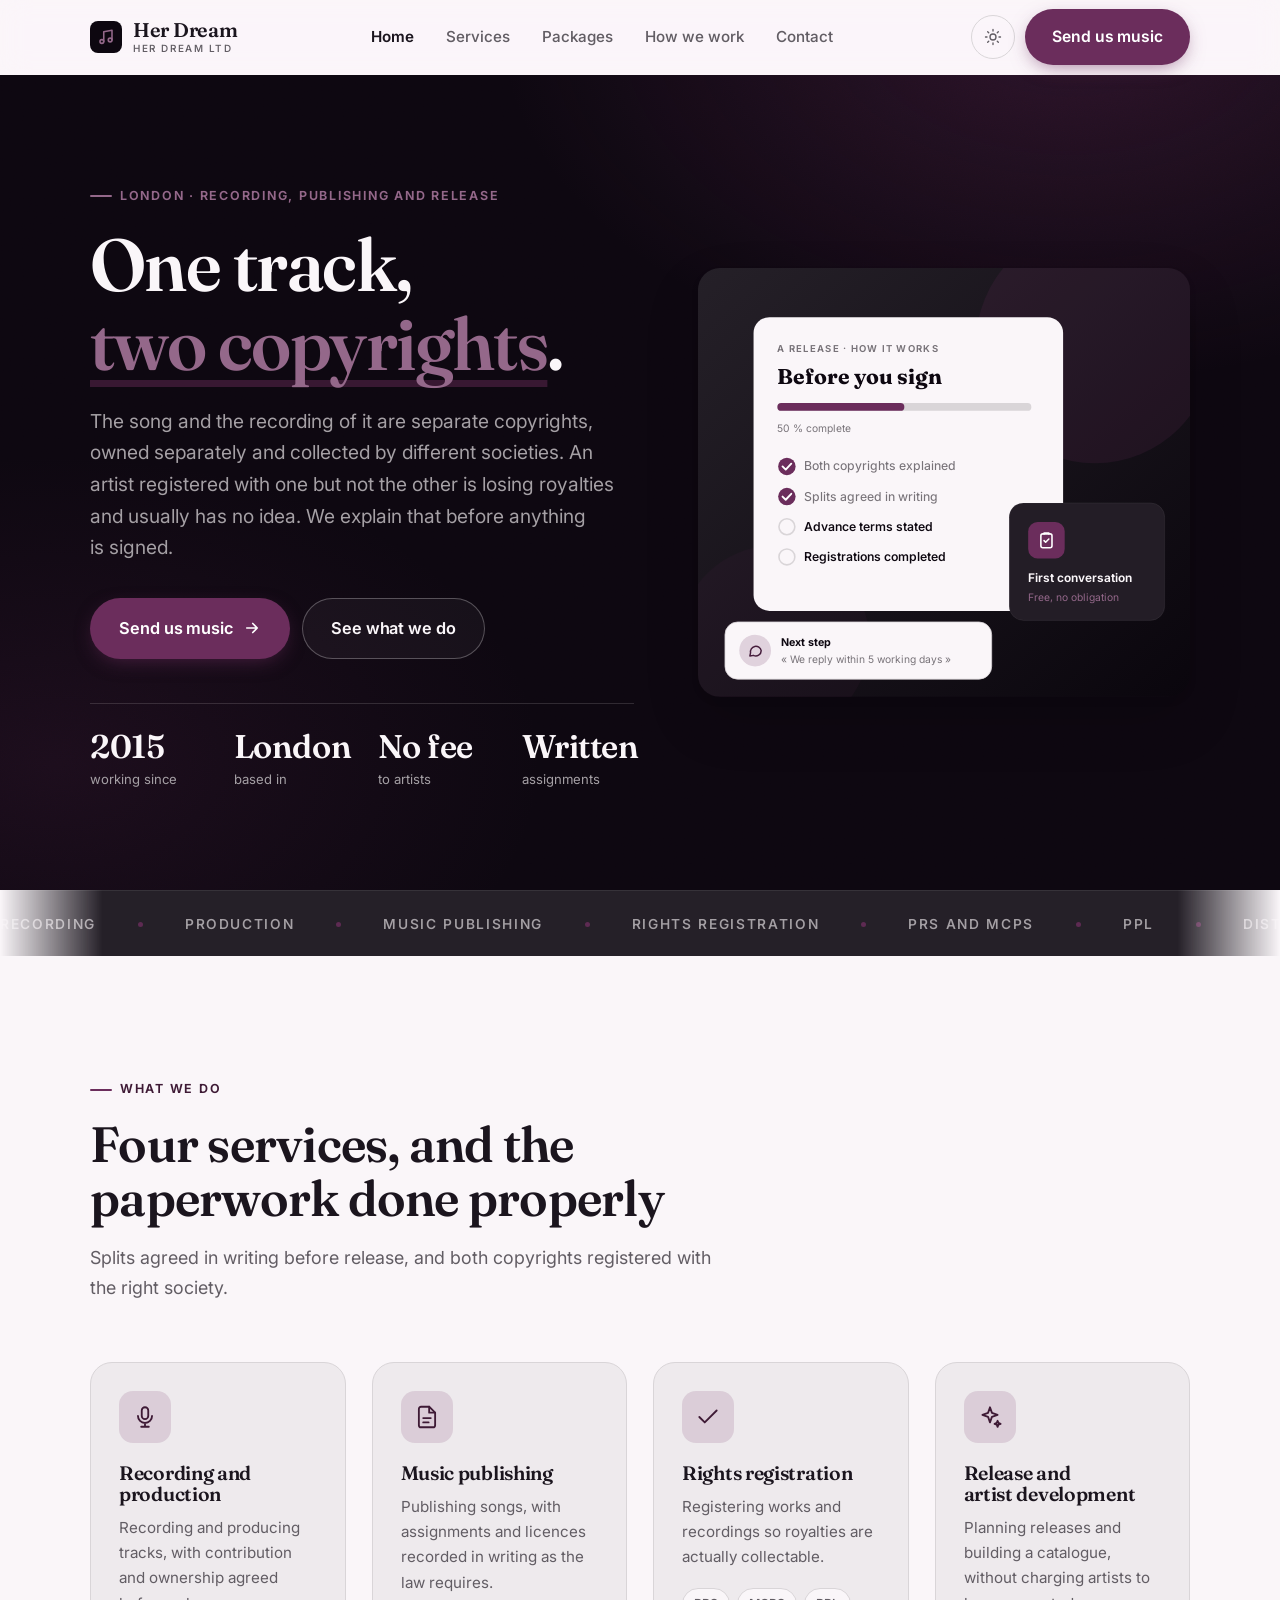
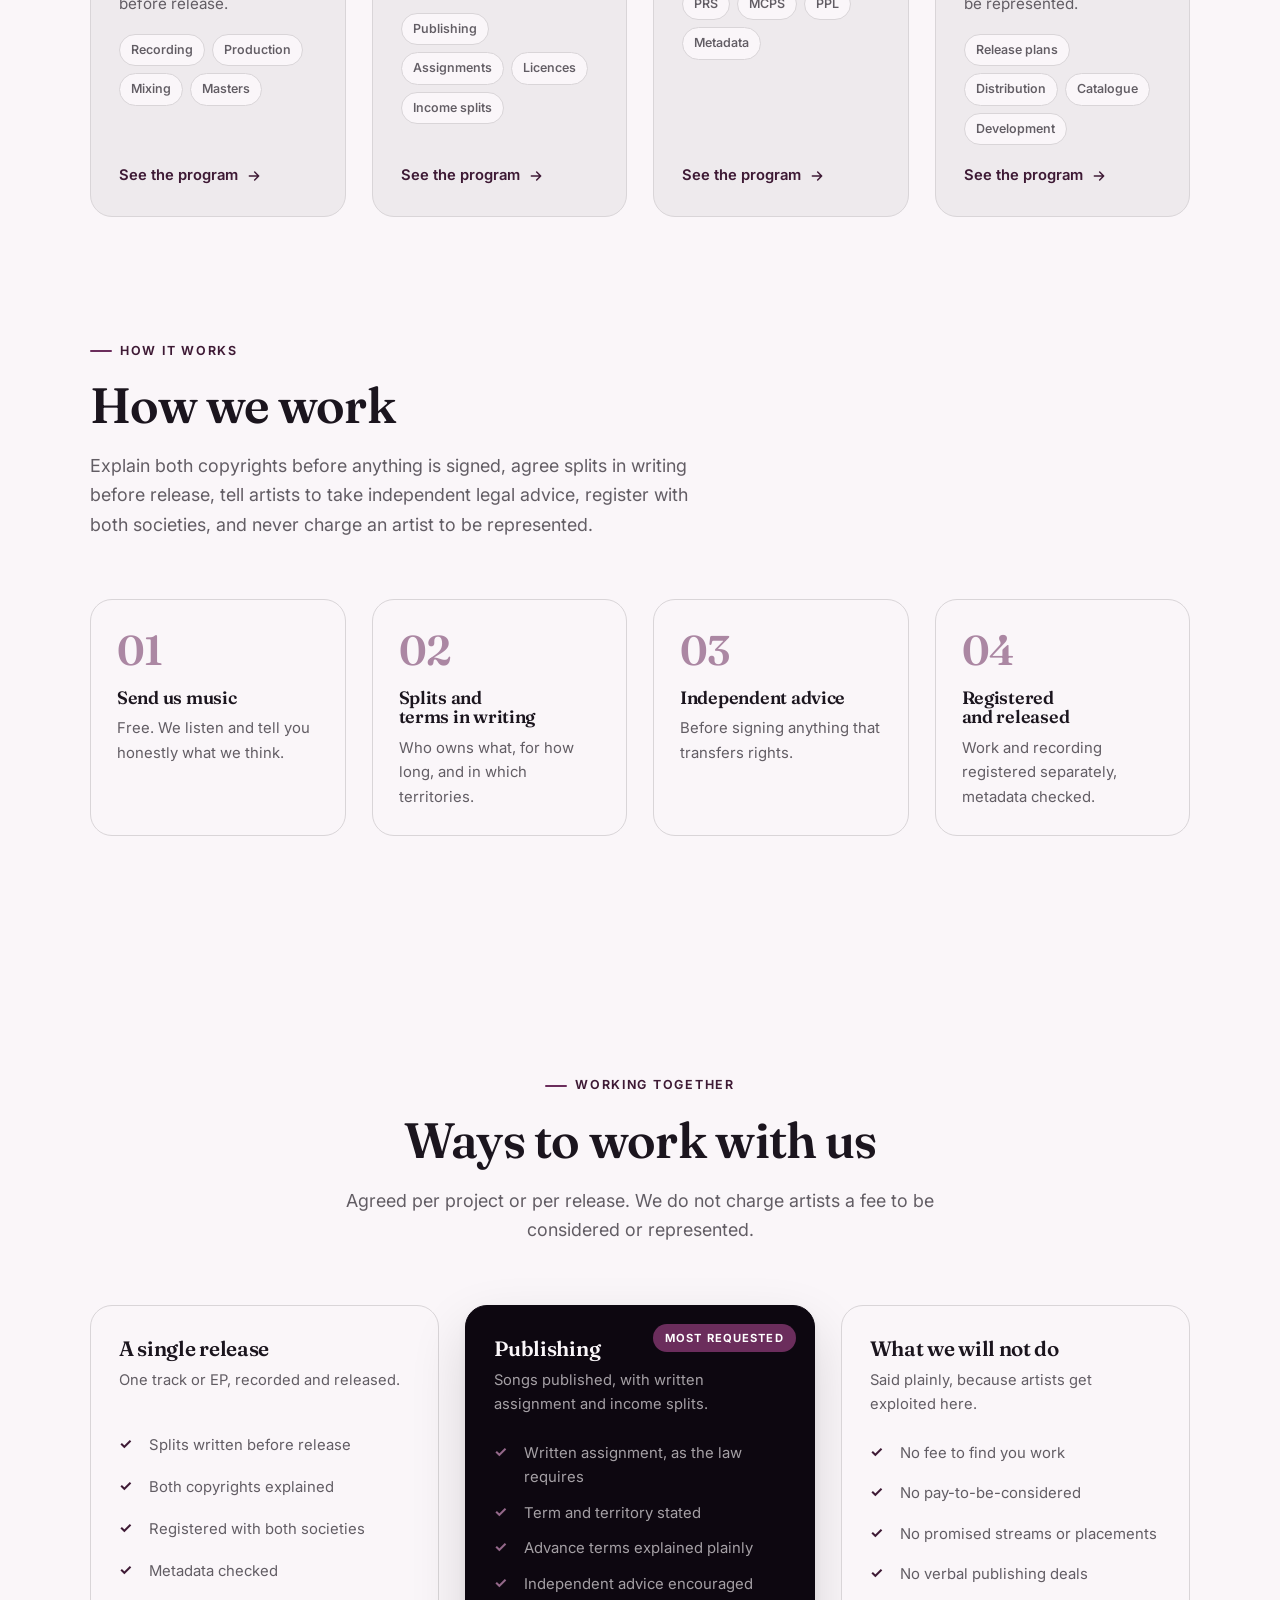
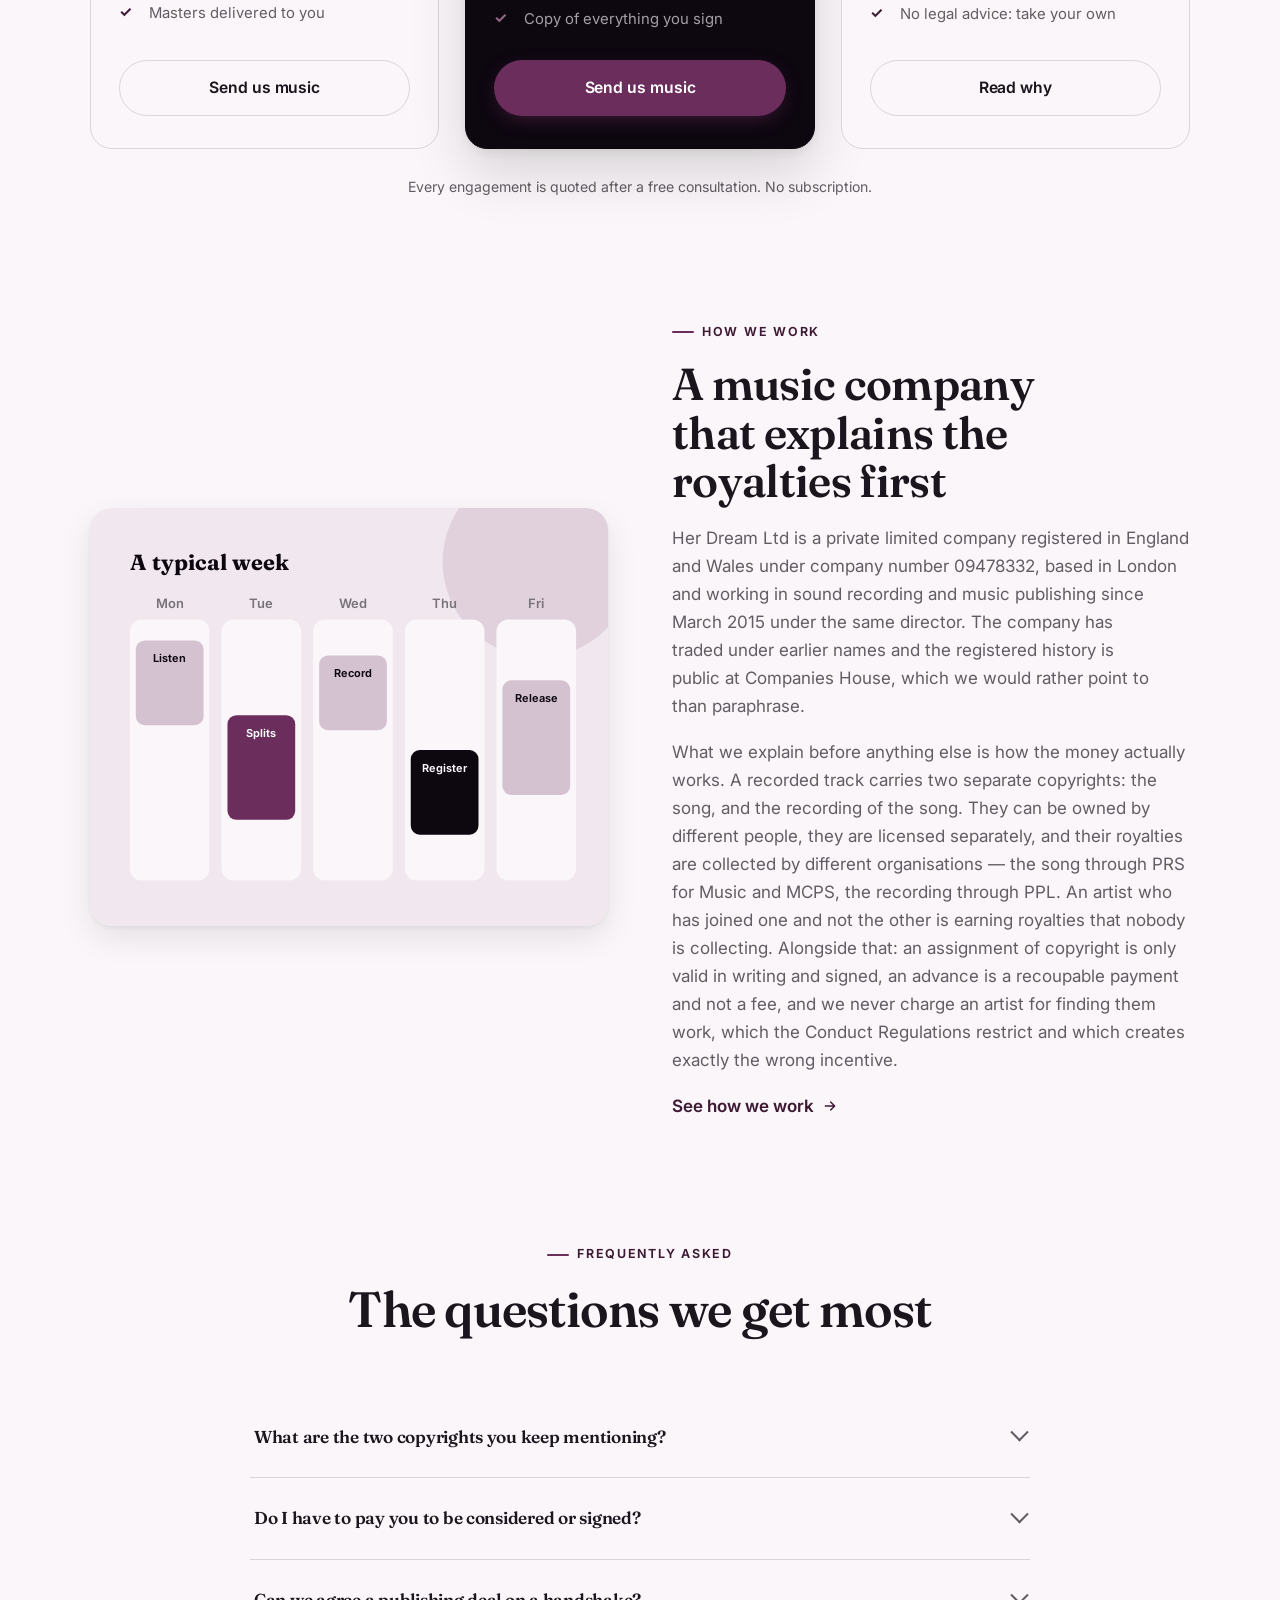
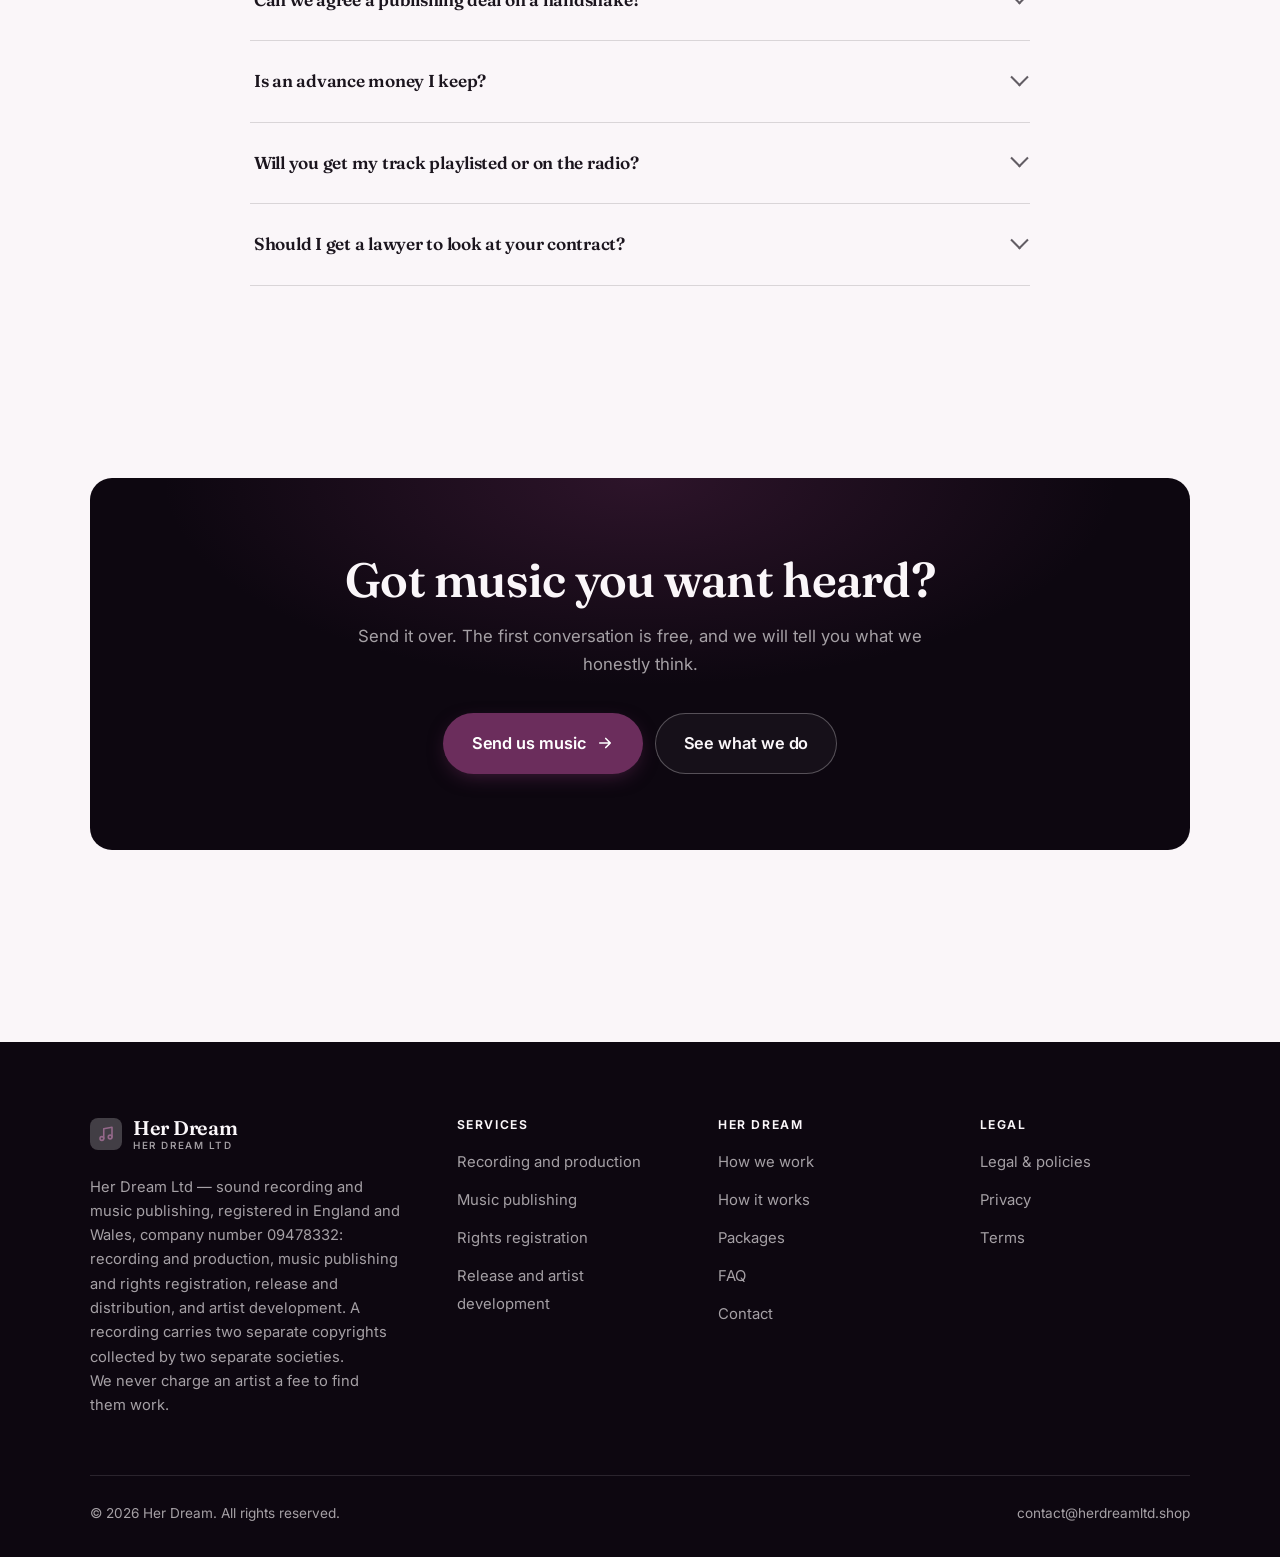
<file: index.html>
<!DOCTYPE html>
<html lang="en" class="no-js">
<head>
<meta charset="utf-8">
<meta name="viewport" content="width=device-width, initial-scale=1">
<title>Her Dream Ltd — sound recording and music publishing, London</title>
<meta name="description" content="Her Dream Ltd, a London music company since 2015: recording and production, music publishing and rights registration, release and distribution, and artist development.">
<link rel="canonical" href="https://herdreamltd.shop/">

<meta property="og:type" content="website">
<meta property="og:url" content="https://herdreamltd.shop/">
<meta property="og:site_name" content="Her Dream">
<meta property="og:locale" content="en_US">
<meta property="og:title" content="Her Dream Ltd — sound recording and music publishing, London">
<meta property="og:description" content="Her Dream Ltd, a London music company since 2015: recording and production, music publishing and rights registration, release and distribution, and artist development.">
<meta name="theme-color" content="#0d0710">

<link rel="icon" href="assets/img/favicon.svg" type="image/svg+xml">
<link rel="preconnect" href="https://fonts.googleapis.com">
<link rel="preconnect" href="https://fonts.gstatic.com" crossorigin>
<link rel="stylesheet" href="https://fonts.googleapis.com/css2?family=Fraunces:wght@400;500;600;700&family=Inter:wght@400..700&display=swap">
<link rel="stylesheet" href="assets/css/style.css">

<!-- Thème appliqué avant le premier rendu (évite le flash) -->
<script>
document.documentElement.classList.remove('no-js');
(function(){try{var t=localStorage.getItem('site-theme');if(t){document.documentElement.setAttribute('data-theme',t);}}catch(e){}})();
</script>
<script type="application/ld+json">
{
  "@context": "https://schema.org",
  "@type": "Organization",
  "name": "Her Dream",
  "url": "https://herdreamltd.shop/",
  "email": "contact@herdreamltd.shop",
  "description": "Her Dream Ltd, a London music company since 2015: recording and production, music publishing and rights registration, release and distribution, and artist development.",
  "areaServed": "US",
  "knowsLanguage": "en"
}
</script>
</head>

<body>
<a class="skip-link" href="#main">Skip to main content</a>

<header class="site-header">
  <nav class="wrap nav" aria-label="Main navigation">
    <a class="brand" href="index.html">
      <svg class="brand__mark" viewBox="0 0 64 64" aria-hidden="true">
        <rect class="bm-bg" width="64" height="64" rx="16"/>
        <g class="bm-ic" transform="translate(14 14) scale(1.5)" fill="none" stroke-width="2.1" stroke-linecap="round" stroke-linejoin="round"><path d="M9 18V5l11-2v13"/><circle cx="6.5" cy="18" r="2.5"/><circle cx="17.5" cy="16" r="2.5"/></g>
      </svg>
      <span>Her Dream<span class="brand__sub">HER DREAM LTD</span></span>
    </a>

    <ul class="nav__links" id="nav-links">
      <li><a href="index.html" aria-current="page">Home</a></li>
      <li><a href="programs.html">Services</a></li>
      <li><a href="index.html#pricing">Packages</a></li>
      <li><a href="about.html">How we work</a></li>
      <li><a href="contact.html">Contact</a></li>
      <li><a class="btn btn--primary" href="contact.html">Send us music</a></li>
    </ul>

    <div class="nav__cta">
      <button class="theme-toggle" type="button" aria-label="Switch to dark theme">
        <svg class="icon-sun" viewBox="0 0 24 24" fill="none" stroke="currentColor" stroke-width="1.8" stroke-linecap="round" aria-hidden="true"><circle cx="12" cy="12" r="4"/><path d="M12 2v2m0 16v2M2 12h2m16 0h2M4.9 4.9l1.4 1.4m11.4 11.4 1.4 1.4M19.1 4.9l-1.4 1.4M6.3 17.7l-1.4 1.4"/></svg>
        <svg class="icon-moon" viewBox="0 0 24 24" fill="none" stroke="currentColor" stroke-width="1.8" stroke-linecap="round" stroke-linejoin="round" aria-hidden="true"><path d="M21 12.8A9 9 0 1 1 11.2 3a7 7 0 0 0 9.8 9.8z"/></svg>
      </button>
      <a class="btn btn--primary" href="contact.html">Send us music</a>
      <button class="nav__toggle" type="button" aria-expanded="false" aria-controls="nav-links" aria-label="Open menu">
        <svg class="icon-open" viewBox="0 0 24 24" fill="none" stroke="currentColor" stroke-width="2" stroke-linecap="round" aria-hidden="true"><path d="M3 6h18M3 12h18M3 18h18"/></svg>
        <svg class="icon-close" viewBox="0 0 24 24" fill="none" stroke="currentColor" stroke-width="2" stroke-linecap="round" aria-hidden="true"><path d="M6 6l12 12M18 6L6 18"/></svg>
      </button>
    </div>
  </nav>
</header>

<main id="main">

<section class="hero">
  <div class="wrap hero__inner">
    <div>
      <span class="eyebrow hero__eyebrow">London · Recording, publishing and release</span>
      <h1>One track,<br> <em>two copyrights</em>.</h1>
      <p class="hero__lede">The song and the recording of it are separate copyrights, owned separately and collected by different societies. An artist registered with one but not the other is losing royalties and usually has no idea. We explain that before anything is signed.</p>

      <div class="hero__actions">
        <a class="btn btn--primary btn--lg" href="contact.html">Send us music <svg viewBox="0 0 24 24" fill="none" stroke="currentColor" stroke-width="2.2" stroke-linecap="round" stroke-linejoin="round" aria-hidden="true"><path d="M5 12h14M13 6l6 6-6 6"/></svg></a>
        <a class="btn btn--on-dark btn--lg" href="programs.html">See what we do</a>
      </div>

      <ul class="hero__proof">
        <li><span class="stat__num">2015</span><span class="stat__label">working since</span></li>
        <li><span class="stat__num">London</span><span class="stat__label">based in</span></li>
        <li><span class="stat__num">No fee</span><span class="stat__label">to artists</span></li>
        <li><span class="stat__num">Written</span><span class="stat__label">assignments</span></li>
      </ul>
    </div>

    <div class="hero__art">
      <svg viewBox="0 0 620 540" role="img" aria-label="How a release with Her Dream Ltd works, from explaining both copyrights to completing registrations.">
        <defs>
          <linearGradient id="hbg" x1="0" y1="0" x2="1" y2="1">
            <stop offset="0" stop-color="#252028"/><stop offset="1" stop-color="#0a060d"/>
          </linearGradient>
        </defs>
        <rect width="620" height="540" rx="22" fill="url(#hbg)"/>
        <circle cx="500" cy="96" r="150" fill="#6b2d5c" opacity=".16"/>
        <circle cx="96" cy="470" r="120" fill="#6b2d5c" opacity=".08"/>

        <g style="font-family: var(--font-body)">
          <!-- Carte programme -->
          <rect x="70" y="62" width="390" height="370" rx="20" fill="#faf6f9"/>
          <text x="100" y="106" font-size="12" font-weight="650" letter-spacing="1.6" fill="#787379">A RELEASE · HOW IT WORKS</text>
          <text x="100" y="146" font-size="27" font-weight="700" fill="#0d0710" style="font-family: var(--font-display)">Before you sign</text>
          <rect x="100" y="170" width="320" height="10" rx="5" fill="#d9d5d8"/>
          <rect x="100" y="170" width="160" height="10" rx="5" fill="#6b2d5c"/>
          <text x="100" y="206" font-size="13" fill="#787379">50 % complete</text>
          <circle cx="112" cy="250" r="11" fill="#6b2d5c"/><path d="M106.5 250l4 4 7-7.5" fill="none" stroke="#ffffff" stroke-width="2.4" stroke-linecap="round" stroke-linejoin="round"/><text x="134" y="255" font-size="15.5" fill="#787379" font-weight="450">Both copyrights explained</text>
          <circle cx="112" cy="288" r="11" fill="#6b2d5c"/><path d="M106.5 288l4 4 7-7.5" fill="none" stroke="#ffffff" stroke-width="2.4" stroke-linecap="round" stroke-linejoin="round"/><text x="134" y="293" font-size="15.5" fill="#787379" font-weight="450">Splits agreed in writing</text>
          <circle cx="112" cy="326" r="10" fill="none" stroke="#d9d5d8" stroke-width="2"/><text x="134" y="331" font-size="15.5" fill="#0d0710" font-weight="560">Advance terms stated</text>
          <circle cx="112" cy="364" r="10" fill="none" stroke="#d9d5d8" stroke-width="2"/><text x="134" y="369" font-size="15.5" fill="#0d0710" font-weight="560">Registrations completed</text>

          <!-- Carte séance -->
          <rect x="392" y="296" width="196" height="148" rx="18" fill="#231d26" stroke="#ffffff" stroke-opacity=".08"/>
          <rect x="416" y="320" width="46" height="46" rx="12" fill="#6b2d5c"/>
          <g transform="translate(427 331)" fill="none" stroke="#ffffff" color="#ffffff" stroke-width="2" stroke-linecap="round" stroke-linejoin="round"><rect x="5" y="4" width="14" height="17.5" rx="2.5"/><path d="M9 4V3h6v1M9 12.5l2 2 4-4"/></g>
          <text x="416" y="396" font-size="15" font-weight="650" fill="#faf6f9">First conversation</text>
          <text x="416" y="420" font-size="13" fill="#94688a">Free, no obligation</text>

          <!-- Retour du coach -->
          <rect x="34" y="446" width="336" height="72" rx="16" fill="#faf6f9" stroke="#d9d5d8"/>
          <circle cx="72" cy="482" r="20" fill="#e0d2dd"/>
          <g transform="translate(62 472) scale(.84)" fill="none" stroke="#461d3c" stroke-width="2.2" stroke-linecap="round" stroke-linejoin="round"><path d="M21 12a8 8 0 0 1-11.6 7.1L4 20l1-4.6A8 8 0 1 1 21 12z"/></g>
          <text x="104" y="476" font-size="13.5" font-weight="700" fill="#0d0710">Next step</text>
          <text x="104" y="498" font-size="13" fill="#787379">« We reply within 5 working days »</text>
        </g>
      </svg>
    </div>
  </div>
</section>

<div class="marquee" aria-hidden="true">
  <div class="marquee__track"><span>Recording</span><span>Production</span><span>Music publishing</span><span>Rights registration</span><span>PRS and MCPS</span><span>PPL</span><span>Distribution</span><span>Metadata</span><span>Artist development</span><span>Written splits</span><span>Recording</span><span>Production</span><span>Music publishing</span><span>Rights registration</span><span>PRS and MCPS</span><span>PPL</span><span>Distribution</span><span>Metadata</span><span>Artist development</span><span>Written splits</span></div>
</div>

<section class="section wrap" id="programs">
  <div class="section-head reveal">
    <span class="eyebrow">What we do</span>
    <h2>Four services, and the paperwork done properly</h2>
    <p>Splits agreed in writing before release, and both copyrights registered with the right society.</p>
  </div>
  <div class="grid grid--4 reveal-group">
    <a class="card" href="programs.html#recording">
      <div class="card__icon"><svg viewBox="0 0 24 24" fill="none" stroke="currentColor" stroke-width="1.7" stroke-linecap="round" stroke-linejoin="round" aria-hidden="true"><rect x="9" y="3" width="6" height="11" rx="3"/><path d="M5.5 11a6.5 6.5 0 0 0 13 0M12 17.5V21M8.5 21h7"/></svg></div>
      <h3>Recording and production</h3>
      <p>Recording and producing tracks, with contribution and ownership agreed before release.</p>
      <ul class="tags"><li>Recording</li><li>Production</li><li>Mixing</li><li>Masters</li></ul>
      <span class="arrow-link">See the program <svg viewBox="0 0 24 24" fill="none" stroke="currentColor" stroke-width="2.2" stroke-linecap="round" stroke-linejoin="round" aria-hidden="true"><path d="M5 12h14M13 6l6 6-6 6"/></svg></span>
    </a>
    <a class="card" href="programs.html#publishing">
      <div class="card__icon"><svg viewBox="0 0 24 24" fill="none" stroke="currentColor" stroke-width="1.7" stroke-linecap="round" stroke-linejoin="round" aria-hidden="true"><path d="M14 2.5H6.5A2 2 0 0 0 4.5 4.5v15a2 2 0 0 0 2 2h11a2 2 0 0 0 2-2V8z"/><path d="M14 2.5V8h5.5M8.5 13h7M8.5 17h5"/></svg></div>
      <h3>Music publishing</h3>
      <p>Publishing songs, with assignments and licences recorded in writing as the law requires.</p>
      <ul class="tags"><li>Publishing</li><li>Assignments</li><li>Licences</li><li>Income splits</li></ul>
      <span class="arrow-link">See the program <svg viewBox="0 0 24 24" fill="none" stroke="currentColor" stroke-width="2.2" stroke-linecap="round" stroke-linejoin="round" aria-hidden="true"><path d="M5 12h14M13 6l6 6-6 6"/></svg></span>
    </a>
    <a class="card" href="programs.html#rights">
      <div class="card__icon"><svg viewBox="0 0 24 24" fill="none" stroke="currentColor" stroke-width="1.7" stroke-linecap="round" stroke-linejoin="round" aria-hidden="true"><path d="M20 6 9 17l-5-5"/></svg></div>
      <h3>Rights registration</h3>
      <p>Registering works and recordings so royalties are actually collectable.</p>
      <ul class="tags"><li>PRS</li><li>MCPS</li><li>PPL</li><li>Metadata</li></ul>
      <span class="arrow-link">See the program <svg viewBox="0 0 24 24" fill="none" stroke="currentColor" stroke-width="2.2" stroke-linecap="round" stroke-linejoin="round" aria-hidden="true"><path d="M5 12h14M13 6l6 6-6 6"/></svg></span>
    </a>
    <a class="card" href="programs.html#development">
      <div class="card__icon"><svg viewBox="0 0 24 24" fill="none" stroke="currentColor" stroke-width="1.7" stroke-linecap="round" stroke-linejoin="round" aria-hidden="true"><path d="M12 3l1.8 5.2L19 10l-5.2 1.8L12 17l-1.8-5.2L5 10l5.2-1.8zM19 15.5l.8 2 2 .8-2 .8-.8 2-.8-2-2-.8 2-.8z"/></svg></div>
      <h3>Release and artist development</h3>
      <p>Planning releases and building a catalogue, without charging artists to be represented.</p>
      <ul class="tags"><li>Release plans</li><li>Distribution</li><li>Catalogue</li><li>Development</li></ul>
      <span class="arrow-link">See the program <svg viewBox="0 0 24 24" fill="none" stroke="currentColor" stroke-width="2.2" stroke-linecap="round" stroke-linejoin="round" aria-hidden="true"><path d="M5 12h14M13 6l6 6-6 6"/></svg></span>
    </a>
  </div>
</section>

<section class="section section--flush wrap" id="how-it-works">
  <div class="section-head reveal">
    <span class="eyebrow">How it works</span>
    <h2>How we work</h2>
    <p>Explain both copyrights before anything is signed, agree splits in writing before release, tell artists to take independent legal advice, register with both societies, and never charge an artist to be represented.</p>
  </div>
  <div class="grid grid--4 steps reveal-group">
    <article class="step">
      <h3>Send us music</h3>
      <p>Free. We listen and tell you honestly what we think.</p>
    </article>
    <article class="step">
      <h3>Splits and terms in writing</h3>
      <p>Who owns what, for how long, and in which territories.</p>
    </article>
    <article class="step">
      <h3>Independent advice</h3>
      <p>Before signing anything that transfers rights.</p>
    </article>
    <article class="step">
      <h3>Registered and released</h3>
      <p>Work and recording registered separately, metadata checked.</p>
    </article>
  </div>
</section>

<section class="section wrap" id="pricing">
  <div class="section-head section-head--center reveal">
    <span class="eyebrow">Working together</span>
    <h2>Ways to work with us</h2>
    <p>Agreed per project or per release. We do not charge artists a fee to be considered or represented.</p>
  </div>
  <div class="grid grid--3 plans reveal-group">
    <article class="plan">
      
      <h3>A single release</h3>
      <p class="plan__desc">One track or EP, recorded and released.</p>
      
      <ul class="plan__features">
        <li>Splits written before release</li>
        <li>Both copyrights explained</li>
        <li>Registered with both societies</li>
        <li>Metadata checked</li>
        <li>Masters delivered to you</li>
      </ul>
      <a class="btn btn--ghost btn--block" href="contact.html">Send us music</a>
    </article>
    <article class="plan plan--featured">
      <span class="plan__tag">Most requested</span>
      <h3>Publishing</h3>
      <p class="plan__desc">Songs published, with written assignment and income splits.</p>
      
      <ul class="plan__features">
        <li>Written assignment, as the law requires</li>
        <li>Term and territory stated</li>
        <li>Advance terms explained plainly</li>
        <li>Independent advice encouraged</li>
        <li>Copy of everything you sign</li>
      </ul>
      <a class="btn btn--primary btn--block" href="contact.html">Send us music</a>
    </article>
    <article class="plan">
      
      <h3>What we will not do</h3>
      <p class="plan__desc">Said plainly, because artists get exploited here.</p>
      
      <ul class="plan__features">
        <li>No fee to find you work</li>
        <li>No pay-to-be-considered</li>
        <li>No promised streams or placements</li>
        <li>No verbal publishing deals</li>
        <li>No legal advice: take your own</li>
      </ul>
      <a class="btn btn--ghost btn--block" href="contact.html">Read why</a>
    </article>
  </div>
  <p class="plans-note">Every engagement is quoted after a free consultation. No subscription.</p>
</section>

<section class="section section--flush wrap">
  <div class="split reveal">
    <div class="split__art">
      <svg viewBox="0 0 520 420" role="img" aria-label="Example of a typical week: Listen, Splits, Record, Register, Release.">
        <rect width="520" height="420" rx="20" fill="#f0e8ee"/>
        <circle cx="450" cy="54" r="96" fill="#6b2d5c" opacity=".12"/>
        <g style="font-family: var(--font-body)">
        <text x="40" y="62" font-size="22" font-weight="700" fill="#0d0710" style="font-family: var(--font-display)">A typical week</text>
        <text x="80" y="100" text-anchor="middle" font-size="13" font-weight="600" fill="#787379">Mon</text>
        <rect x="40" y="112" width="80" height="262" rx="12" fill="#faf6f9"/>
        <rect x="46" y="133" width="68" height="85" rx="9" fill="#d5c2d0"/>
        <text x="80" y="155" text-anchor="middle" font-size="11" font-weight="650" fill="#0d0710">Listen</text>
        <text x="172" y="100" text-anchor="middle" font-size="13" font-weight="600" fill="#787379">Tue</text>
        <rect x="132" y="112" width="80" height="262" rx="12" fill="#faf6f9"/>
        <rect x="138" y="208" width="68" height="105" rx="9" fill="#6b2d5c"/>
        <text x="172" y="230" text-anchor="middle" font-size="11" font-weight="650" fill="#ffffff">Splits</text>
        <text x="264" y="100" text-anchor="middle" font-size="13" font-weight="600" fill="#787379">Wed</text>
        <rect x="224" y="112" width="80" height="262" rx="12" fill="#faf6f9"/>
        <rect x="230" y="148" width="68" height="75" rx="9" fill="#d5c2d0"/>
        <text x="264" y="170" text-anchor="middle" font-size="11" font-weight="650" fill="#0d0710">Record</text>
        <text x="356" y="100" text-anchor="middle" font-size="13" font-weight="600" fill="#787379">Thu</text>
        <rect x="316" y="112" width="80" height="262" rx="12" fill="#faf6f9"/>
        <rect x="322" y="243" width="68" height="85" rx="9" fill="#0d0710"/>
        <text x="356" y="265" text-anchor="middle" font-size="11" font-weight="650" fill="#faf6f9">Register</text>
        <text x="448" y="100" text-anchor="middle" font-size="13" font-weight="600" fill="#787379">Fri</text>
        <rect x="408" y="112" width="80" height="262" rx="12" fill="#faf6f9"/>
        <rect x="414" y="173" width="68" height="115" rx="9" fill="#d5c2d0"/>
        <text x="448" y="195" text-anchor="middle" font-size="11" font-weight="650" fill="#0d0710">Release</text>
        </g>
      </svg>
    </div>
    <div>
      <span class="eyebrow">How we work</span>
      <h2>A music company that explains the royalties first</h2>
      <p>Her Dream Ltd is a private limited company registered in England and Wales under company number 09478332, based in London and working in sound recording and music publishing since March 2015 under the same director. The company has traded under earlier names and the registered history is public at Companies House, which we would rather point to than paraphrase.</p>
      <p>What we explain before anything else is how the money actually works. A recorded track carries two separate copyrights: the song, and the recording of the song. They can be owned by different people, they are licensed separately, and their royalties are collected by different organisations — the song through PRS for Music and MCPS, the recording through PPL. An artist who has joined one and not the other is earning royalties that nobody is collecting. Alongside that: an assignment of copyright is only valid in writing and signed, an advance is a recoupable payment and not a fee, and we never charge an artist for finding them work, which the Conduct Regulations restrict and which creates exactly the wrong incentive.</p>
      <p><a class="arrow-link" href="about.html">See how we work <svg viewBox="0 0 24 24" fill="none" stroke="currentColor" stroke-width="2.2" stroke-linecap="round" stroke-linejoin="round" aria-hidden="true"><path d="M5 12h14M13 6l6 6-6 6"/></svg></a></p>
    </div>
  </div>
</section>

<section class="section section--flush wrap" id="faq">
  <div class="section-head section-head--center reveal">
    <span class="eyebrow">Frequently asked</span>
    <h2>The questions we get most</h2>
  </div>
  <div class="faq reveal">
    <details>
      <summary>What are the two copyrights you keep mentioning?</summary>
      <p>The musical and literary work — the song as written — and the sound recording of it, the master. Two separate copyrights under the Copyright, Designs and Patents Act 1988, which can have different owners. The song's performing and mechanical income comes through PRS for Music and MCPS; income from use of the recording comes through PPL. Being a member of one does not get you paid by the other.</p>
    </details>
    <details>
      <summary>Do I have to pay you to be considered or signed?</summary>
      <p>No, and you should be wary of anyone who asks. We never charge an artist a fee to find them work or engagements, which the Conduct of Employment Agencies and Employment Businesses Regulations 2003 restrict. More simply: a company paid upfront is paid whether or not anything happens for you, which removes its reason to tell you the truth about your prospects.</p>
    </details>
    <details>
      <summary>Can we agree a publishing deal on a handshake?</summary>
      <p>No. An assignment of copyright is only effective if it is in writing and signed, so a verbal publishing deal transfers nothing and leaves everyone unclear about what was meant. We write down what is assigned, the term, the territory and the income split, and we give you a copy.</p>
    </details>
    <details>
      <summary>Is an advance money I keep?</summary>
      <p>It is yours to use, but it is recoupable: it comes back out of future royalties before you see further income. It is a payment against earnings, not a fee, and anyone presenting it as a signing bonus is being careless or worse. We state the recoupment terms in writing so you know what has to be earned before royalties flow.</p>
    </details>
    <details>
      <summary>Will you get my track playlisted or on the radio?</summary>
      <p>We cannot promise that and nobody honest will. We can plan a release properly, get the metadata and registrations right so that any income earned can actually be paid, and pitch it. Streams, placements and chart positions depend on decisions made by people none of us control.</p>
    </details>
    <details>
      <summary>Should I get a lawyer to look at your contract?</summary>
      <p>Yes, and we will say so in writing. We do not give legal advice and an agreement transferring your copyright deserves independent eyes. If a lawyer advises you against signing, that is useful information about the deal rather than an obstacle to it.</p>
    </details>
  </div>
</section>

<section class="wrap section--tight">
  <div class="cta-band reveal">
    <h2>Got music you want heard?</h2>
    <p>Send it over. The first conversation is free, and we will tell you what we honestly think.</p>
    <div class="hero__actions">
      <a class="btn btn--primary btn--lg" href="contact.html">Send us music <svg viewBox="0 0 24 24" fill="none" stroke="currentColor" stroke-width="2.2" stroke-linecap="round" stroke-linejoin="round" aria-hidden="true"><path d="M5 12h14M13 6l6 6-6 6"/></svg></a>
      <a class="btn btn--on-dark btn--lg" href="programs.html">See what we do</a>
    </div>
  </div>
</section>

</main>

<footer class="site-footer">
  <div class="wrap">
    <div class="footer__grid">
      <div class="footer__brand">
        <a class="brand" href="index.html">
          <svg class="brand__mark" viewBox="0 0 64 64" aria-hidden="true">
        <rect class="bm-bg" width="64" height="64" rx="16"/>
        <g class="bm-ic" transform="translate(14 14) scale(1.5)" fill="none" stroke-width="2.1" stroke-linecap="round" stroke-linejoin="round"><path d="M9 18V5l11-2v13"/><circle cx="6.5" cy="18" r="2.5"/><circle cx="17.5" cy="16" r="2.5"/></g>
      </svg>
          <span>Her Dream<span class="brand__sub">HER DREAM LTD</span></span>
        </a>
        <p>Her Dream Ltd — sound recording and music publishing, registered in England and Wales, company number 09478332: recording and production, music publishing and rights registration, release and distribution, and artist development. A recording carries two separate copyrights collected by two separate societies. We never charge an artist a fee to find them work.</p>
      </div>

      <div class="footer__col">
        <h4>Services</h4>
        <ul>
          <li><a href="programs.html#recording">Recording and production</a></li>
          <li><a href="programs.html#publishing">Music publishing</a></li>
          <li><a href="programs.html#rights">Rights registration</a></li>
          <li><a href="programs.html#development">Release and artist development</a></li>
        </ul>
      </div>

      <div class="footer__col">
        <h4>Her Dream</h4>
        <ul>
          <li><a href="about.html">How we work</a></li>
          <li><a href="index.html#how-it-works">How it works</a></li>
          <li><a href="index.html#pricing">Packages</a></li>
          <li><a href="index.html#faq">FAQ</a></li>
          <li><a href="contact.html">Contact</a></li>
        </ul>
      </div>

      <div class="footer__col">
        <h4>Legal</h4>
        <ul>
          <li><a href="legal.html">Legal &amp; policies</a></li>
          <li><a href="legal.html#privacy">Privacy</a></li>
          <li><a href="legal.html#terms">Terms</a></li>
        </ul>
      </div>
    </div>

    <div class="footer__bottom">
      <p>© <span data-year>2026</span> Her Dream. All rights reserved.</p>
      <p><a href="mailto:contact@herdreamltd.shop">contact@herdreamltd.shop</a></p>
    </div>
  </div>
</footer>

<script src="assets/js/main.js" defer></script>
</body>
</html>
</file>
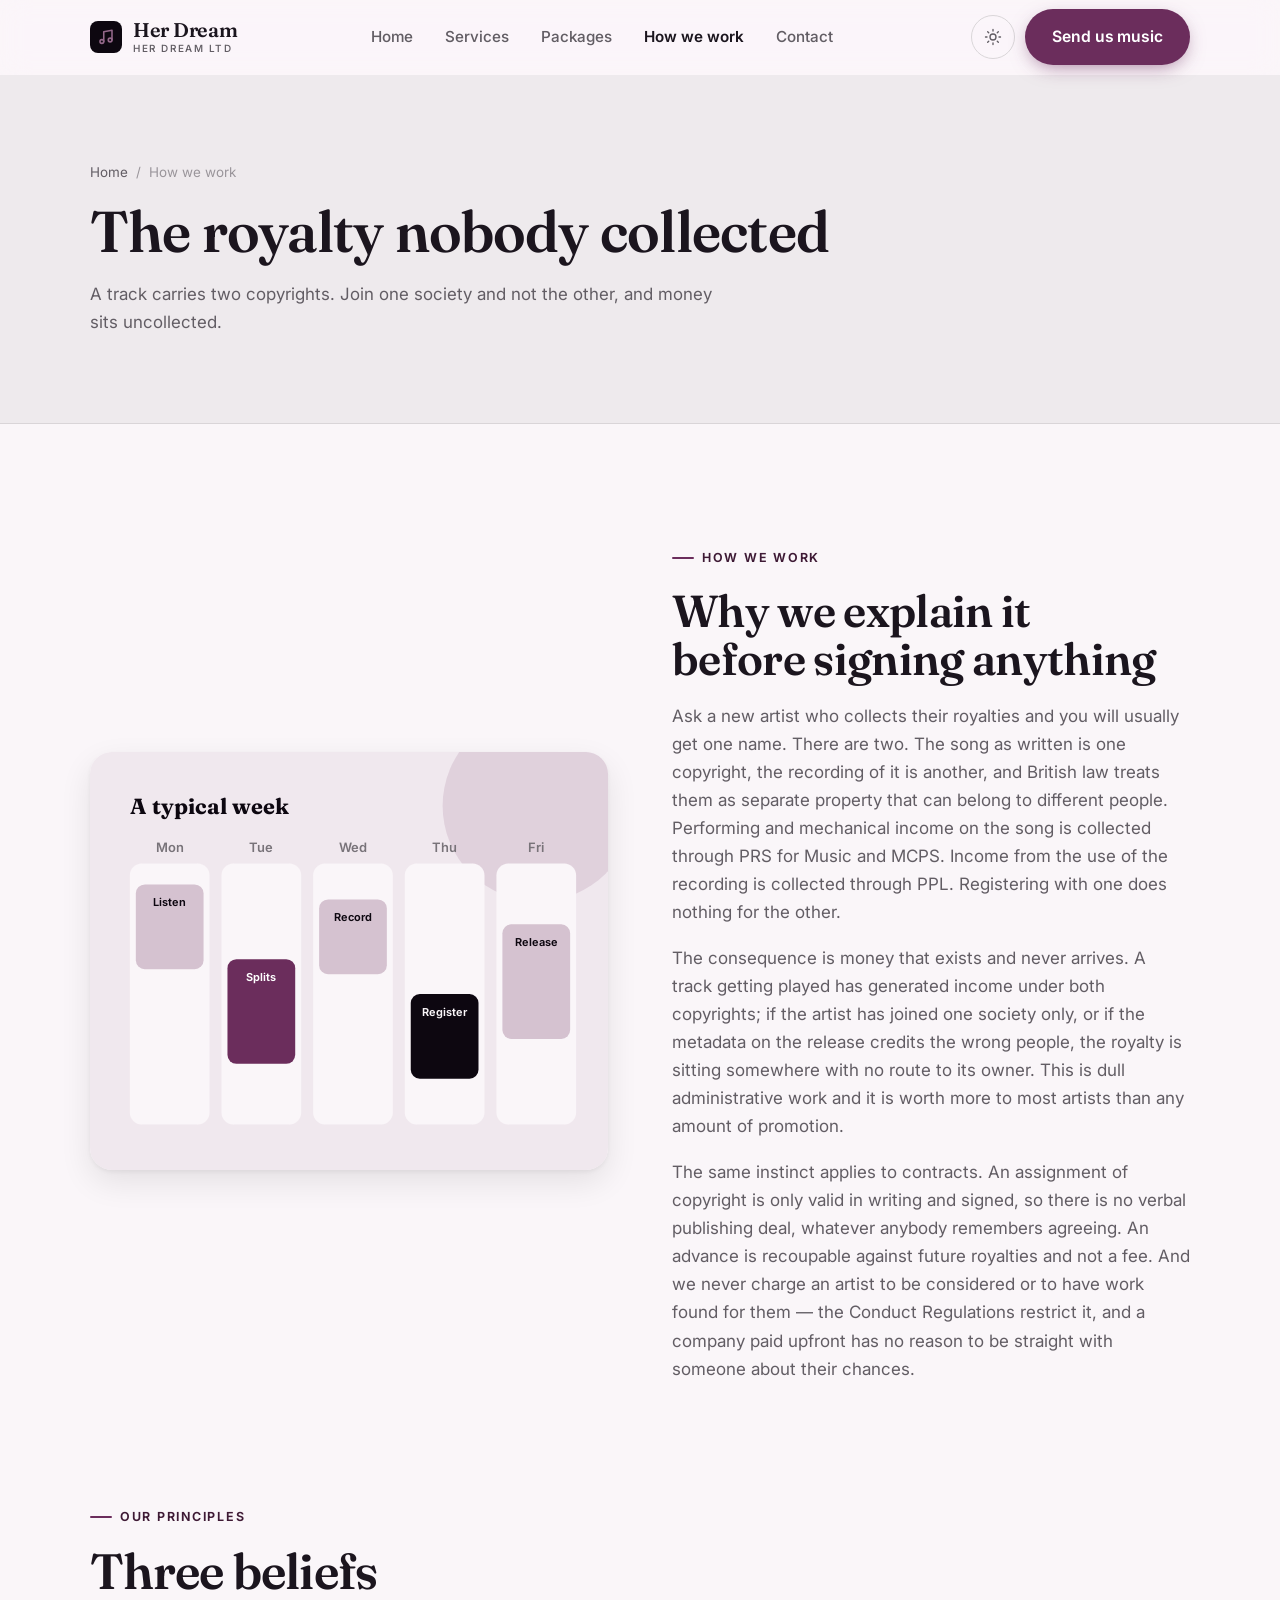
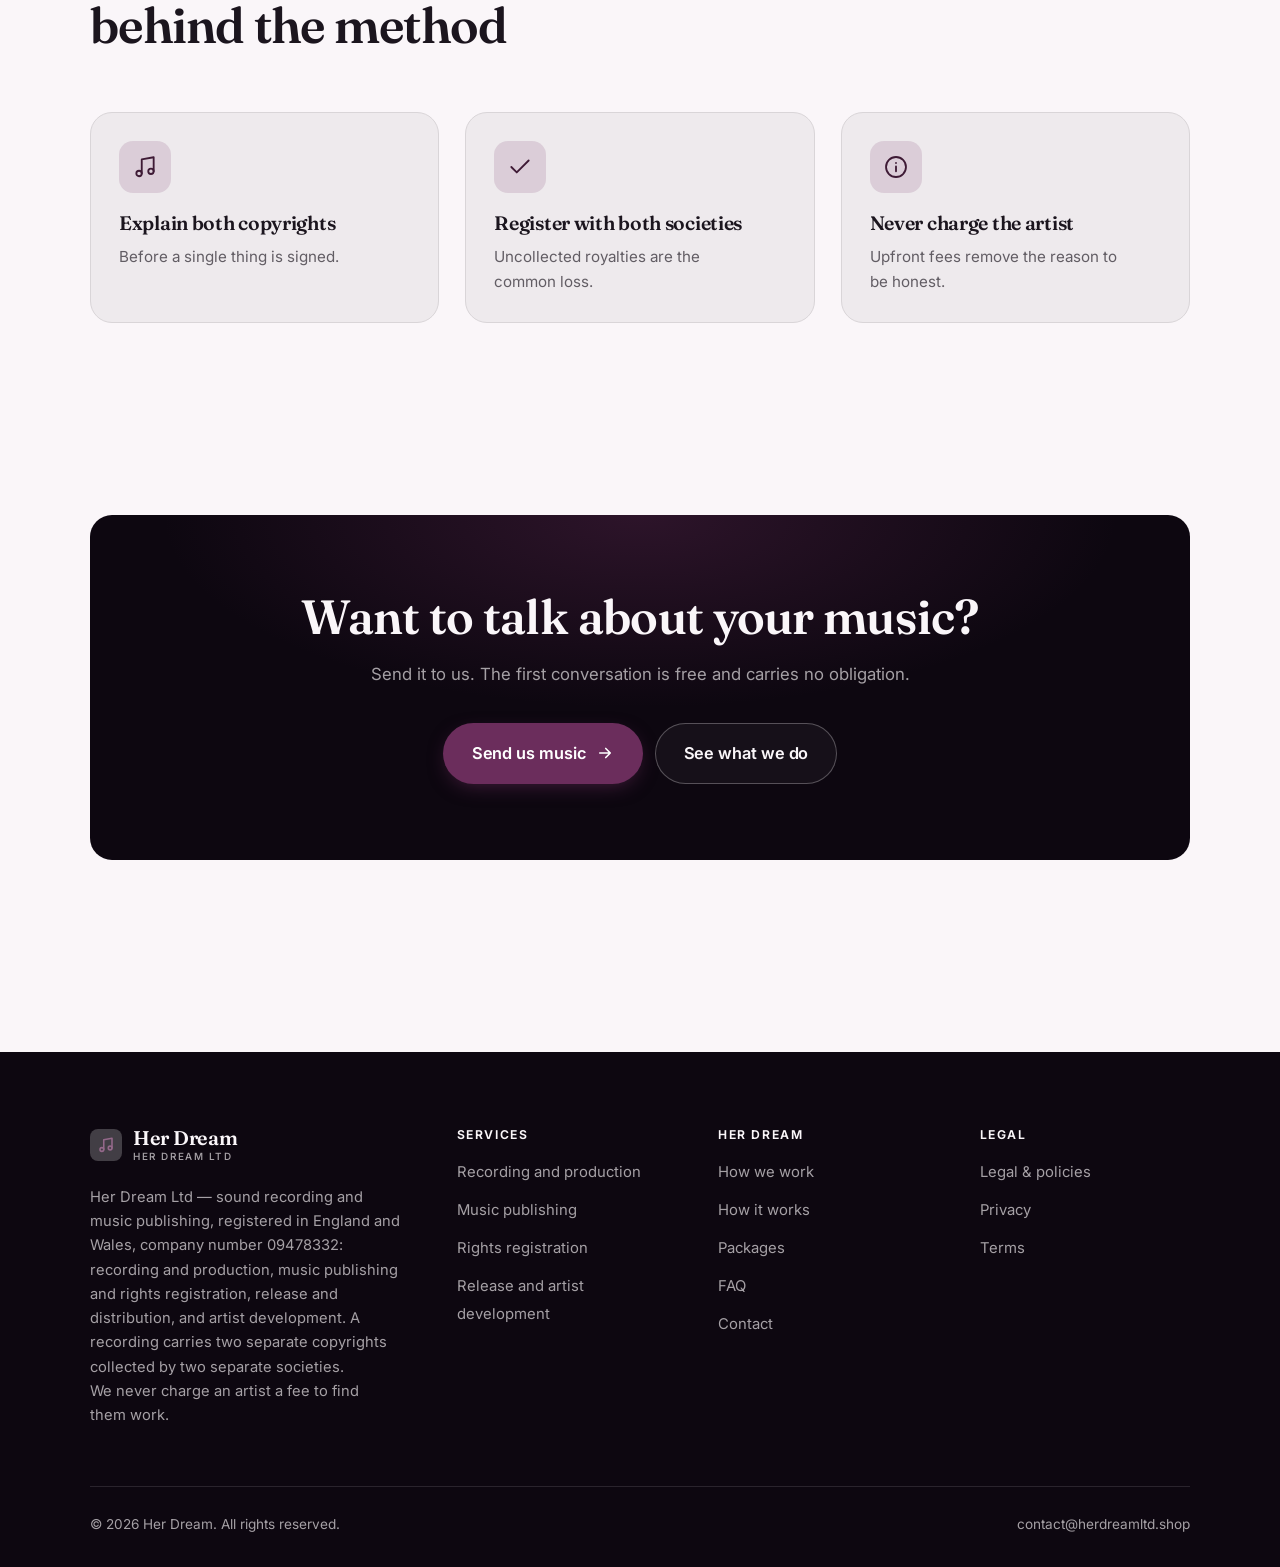
<file: about.html>
<!DOCTYPE html>
<html lang="en" class="no-js">
<head>
<meta charset="utf-8">
<meta name="viewport" content="width=device-width, initial-scale=1">
<title>How we work — Her Dream</title>
<meta name="description" content="About Her Dream Ltd, a London sound recording and music publishing company since 2015, company number 09478332.">
<link rel="canonical" href="https://herdreamltd.shop/about.html">

<meta property="og:type" content="website">
<meta property="og:url" content="https://herdreamltd.shop/about.html">
<meta property="og:site_name" content="Her Dream">
<meta property="og:locale" content="en_US">
<meta property="og:title" content="How we work — Her Dream">
<meta property="og:description" content="About Her Dream Ltd, a London sound recording and music publishing company since 2015, company number 09478332.">
<meta name="theme-color" content="#0d0710">

<link rel="icon" href="assets/img/favicon.svg" type="image/svg+xml">
<link rel="preconnect" href="https://fonts.googleapis.com">
<link rel="preconnect" href="https://fonts.gstatic.com" crossorigin>
<link rel="stylesheet" href="https://fonts.googleapis.com/css2?family=Fraunces:wght@400;500;600;700&family=Inter:wght@400..700&display=swap">
<link rel="stylesheet" href="assets/css/style.css">

<!-- Thème appliqué avant le premier rendu (évite le flash) -->
<script>
document.documentElement.classList.remove('no-js');
(function(){try{var t=localStorage.getItem('site-theme');if(t){document.documentElement.setAttribute('data-theme',t);}}catch(e){}})();
</script>
</head>

<body>
<a class="skip-link" href="#main">Skip to main content</a>

<header class="site-header">
  <nav class="wrap nav" aria-label="Main navigation">
    <a class="brand" href="index.html">
      <svg class="brand__mark" viewBox="0 0 64 64" aria-hidden="true">
        <rect class="bm-bg" width="64" height="64" rx="16"/>
        <g class="bm-ic" transform="translate(14 14) scale(1.5)" fill="none" stroke-width="2.1" stroke-linecap="round" stroke-linejoin="round"><path d="M9 18V5l11-2v13"/><circle cx="6.5" cy="18" r="2.5"/><circle cx="17.5" cy="16" r="2.5"/></g>
      </svg>
      <span>Her Dream<span class="brand__sub">HER DREAM LTD</span></span>
    </a>

    <ul class="nav__links" id="nav-links">
      <li><a href="index.html">Home</a></li>
      <li><a href="programs.html">Services</a></li>
      <li><a href="index.html#pricing">Packages</a></li>
      <li><a href="about.html" aria-current="page">How we work</a></li>
      <li><a href="contact.html">Contact</a></li>
      <li><a class="btn btn--primary" href="contact.html">Send us music</a></li>
    </ul>

    <div class="nav__cta">
      <button class="theme-toggle" type="button" aria-label="Switch to dark theme">
        <svg class="icon-sun" viewBox="0 0 24 24" fill="none" stroke="currentColor" stroke-width="1.8" stroke-linecap="round" aria-hidden="true"><circle cx="12" cy="12" r="4"/><path d="M12 2v2m0 16v2M2 12h2m16 0h2M4.9 4.9l1.4 1.4m11.4 11.4 1.4 1.4M19.1 4.9l-1.4 1.4M6.3 17.7l-1.4 1.4"/></svg>
        <svg class="icon-moon" viewBox="0 0 24 24" fill="none" stroke="currentColor" stroke-width="1.8" stroke-linecap="round" stroke-linejoin="round" aria-hidden="true"><path d="M21 12.8A9 9 0 1 1 11.2 3a7 7 0 0 0 9.8 9.8z"/></svg>
      </button>
      <a class="btn btn--primary" href="contact.html">Send us music</a>
      <button class="nav__toggle" type="button" aria-expanded="false" aria-controls="nav-links" aria-label="Open menu">
        <svg class="icon-open" viewBox="0 0 24 24" fill="none" stroke="currentColor" stroke-width="2" stroke-linecap="round" aria-hidden="true"><path d="M3 6h18M3 12h18M3 18h18"/></svg>
        <svg class="icon-close" viewBox="0 0 24 24" fill="none" stroke="currentColor" stroke-width="2" stroke-linecap="round" aria-hidden="true"><path d="M6 6l12 12M18 6L6 18"/></svg>
      </button>
    </div>
  </nav>
</header>

<main id="main">

<section class="page-head">
  <div class="wrap">
    <nav class="breadcrumb" aria-label="Breadcrumb">
      <a href="index.html">Home</a><span>/</span><span aria-current="page">How we work</span>
    </nav>
    <h1>The royalty nobody collected</h1>
    <p>A track carries two copyrights. Join one society and not the other, and money sits uncollected.</p>
  </div>
</section>

<section class="section wrap">
  <div class="split reveal">
    <div class="split__art">
      <svg viewBox="0 0 520 420" role="img" aria-label="Example of a typical week: Listen, Splits, Record, Register, Release.">
        <rect width="520" height="420" rx="20" fill="#f0e8ee"/>
        <circle cx="450" cy="54" r="96" fill="#6b2d5c" opacity=".12"/>
        <g style="font-family: var(--font-body)">
        <text x="40" y="62" font-size="22" font-weight="700" fill="#0d0710" style="font-family: var(--font-display)">A typical week</text>
        <text x="80" y="100" text-anchor="middle" font-size="13" font-weight="600" fill="#787379">Mon</text>
        <rect x="40" y="112" width="80" height="262" rx="12" fill="#faf6f9"/>
        <rect x="46" y="133" width="68" height="85" rx="9" fill="#d5c2d0"/>
        <text x="80" y="155" text-anchor="middle" font-size="11" font-weight="650" fill="#0d0710">Listen</text>
        <text x="172" y="100" text-anchor="middle" font-size="13" font-weight="600" fill="#787379">Tue</text>
        <rect x="132" y="112" width="80" height="262" rx="12" fill="#faf6f9"/>
        <rect x="138" y="208" width="68" height="105" rx="9" fill="#6b2d5c"/>
        <text x="172" y="230" text-anchor="middle" font-size="11" font-weight="650" fill="#ffffff">Splits</text>
        <text x="264" y="100" text-anchor="middle" font-size="13" font-weight="600" fill="#787379">Wed</text>
        <rect x="224" y="112" width="80" height="262" rx="12" fill="#faf6f9"/>
        <rect x="230" y="148" width="68" height="75" rx="9" fill="#d5c2d0"/>
        <text x="264" y="170" text-anchor="middle" font-size="11" font-weight="650" fill="#0d0710">Record</text>
        <text x="356" y="100" text-anchor="middle" font-size="13" font-weight="600" fill="#787379">Thu</text>
        <rect x="316" y="112" width="80" height="262" rx="12" fill="#faf6f9"/>
        <rect x="322" y="243" width="68" height="85" rx="9" fill="#0d0710"/>
        <text x="356" y="265" text-anchor="middle" font-size="11" font-weight="650" fill="#faf6f9">Register</text>
        <text x="448" y="100" text-anchor="middle" font-size="13" font-weight="600" fill="#787379">Fri</text>
        <rect x="408" y="112" width="80" height="262" rx="12" fill="#faf6f9"/>
        <rect x="414" y="173" width="68" height="115" rx="9" fill="#d5c2d0"/>
        <text x="448" y="195" text-anchor="middle" font-size="11" font-weight="650" fill="#0d0710">Release</text>
        </g>
      </svg>
    </div>
    <div>
      <span class="eyebrow">How we work</span>
      <h2>Why we explain it before signing anything</h2>
      <p>Ask a new artist who collects their royalties and you will usually get one name. There are two. The song as written is one copyright, the recording of it is another, and British law treats them as separate property that can belong to different people. Performing and mechanical income on the song is collected through PRS for Music and MCPS. Income from the use of the recording is collected through PPL. Registering with one does nothing for the other.</p>
      <p>The consequence is money that exists and never arrives. A track getting played has generated income under both copyrights; if the artist has joined one society only, or if the metadata on the release credits the wrong people, the royalty is sitting somewhere with no route to its owner. This is dull administrative work and it is worth more to most artists than any amount of promotion.</p>
      <p>The same instinct applies to contracts. An assignment of copyright is only valid in writing and signed, so there is no verbal publishing deal, whatever anybody remembers agreeing. An advance is recoupable against future royalties and not a fee. And we never charge an artist to be considered or to have work found for them — the Conduct Regulations restrict it, and a company paid upfront has no reason to be straight with someone about their chances.</p>
      <!--
        TO DO: add a short introduction of the coach (name, real background),
        with a photo if possible. Do not invent credentials — see README.md.
      -->
    </div>
  </div>
</section>

<section class="section section--flush wrap">
  <div class="section-head reveal">
    <span class="eyebrow">Our principles</span>
    <h2>Three beliefs behind the method</h2>
  </div>
  <div class="grid grid--3 reveal-group">
    <article class="card">
      <div class="card__icon"><svg viewBox="0 0 24 24" fill="none" stroke="currentColor" stroke-width="1.7" stroke-linecap="round" stroke-linejoin="round" aria-hidden="true"><path d="M9 18V5l11-2v13"/><circle cx="6.5" cy="18" r="2.5"/><circle cx="17.5" cy="16" r="2.5"/></svg></div>
      <h3>Explain both copyrights</h3>
      <p>Before a single thing is signed.</p>
    </article>
    <article class="card">
      <div class="card__icon"><svg viewBox="0 0 24 24" fill="none" stroke="currentColor" stroke-width="1.7" stroke-linecap="round" stroke-linejoin="round" aria-hidden="true"><path d="M20 6 9 17l-5-5"/></svg></div>
      <h3>Register with both societies</h3>
      <p>Uncollected royalties are the common loss.</p>
    </article>
    <article class="card">
      <div class="card__icon"><svg viewBox="0 0 24 24" fill="none" stroke="currentColor" stroke-width="1.7" stroke-linecap="round" stroke-linejoin="round" aria-hidden="true"><circle cx="12" cy="12" r="9.2"/><path d="M12 16v-4.5M12 8.2v.1"/></svg></div>
      <h3>Never charge the artist</h3>
      <p>Upfront fees remove the reason to be honest.</p>
    </article>
  </div>
</section>

<section class="wrap section--tight">
  <div class="cta-band reveal">
    <h2>Want to talk about your music?</h2>
    <p>Send it to us. The first conversation is free and carries no obligation.</p>
    <div class="hero__actions">
      <a class="btn btn--primary btn--lg" href="contact.html">Send us music <svg viewBox="0 0 24 24" fill="none" stroke="currentColor" stroke-width="2.2" stroke-linecap="round" stroke-linejoin="round" aria-hidden="true"><path d="M5 12h14M13 6l6 6-6 6"/></svg></a>
      <a class="btn btn--on-dark btn--lg" href="programs.html">See what we do</a>
    </div>
  </div>
</section>

</main>

<footer class="site-footer">
  <div class="wrap">
    <div class="footer__grid">
      <div class="footer__brand">
        <a class="brand" href="index.html">
          <svg class="brand__mark" viewBox="0 0 64 64" aria-hidden="true">
        <rect class="bm-bg" width="64" height="64" rx="16"/>
        <g class="bm-ic" transform="translate(14 14) scale(1.5)" fill="none" stroke-width="2.1" stroke-linecap="round" stroke-linejoin="round"><path d="M9 18V5l11-2v13"/><circle cx="6.5" cy="18" r="2.5"/><circle cx="17.5" cy="16" r="2.5"/></g>
      </svg>
          <span>Her Dream<span class="brand__sub">HER DREAM LTD</span></span>
        </a>
        <p>Her Dream Ltd — sound recording and music publishing, registered in England and Wales, company number 09478332: recording and production, music publishing and rights registration, release and distribution, and artist development. A recording carries two separate copyrights collected by two separate societies. We never charge an artist a fee to find them work.</p>
      </div>

      <div class="footer__col">
        <h4>Services</h4>
        <ul>
          <li><a href="programs.html#recording">Recording and production</a></li>
          <li><a href="programs.html#publishing">Music publishing</a></li>
          <li><a href="programs.html#rights">Rights registration</a></li>
          <li><a href="programs.html#development">Release and artist development</a></li>
        </ul>
      </div>

      <div class="footer__col">
        <h4>Her Dream</h4>
        <ul>
          <li><a href="about.html">How we work</a></li>
          <li><a href="index.html#how-it-works">How it works</a></li>
          <li><a href="index.html#pricing">Packages</a></li>
          <li><a href="index.html#faq">FAQ</a></li>
          <li><a href="contact.html">Contact</a></li>
        </ul>
      </div>

      <div class="footer__col">
        <h4>Legal</h4>
        <ul>
          <li><a href="legal.html">Legal &amp; policies</a></li>
          <li><a href="legal.html#privacy">Privacy</a></li>
          <li><a href="legal.html#terms">Terms</a></li>
        </ul>
      </div>
    </div>

    <div class="footer__bottom">
      <p>© <span data-year>2026</span> Her Dream. All rights reserved.</p>
      <p><a href="mailto:contact@herdreamltd.shop">contact@herdreamltd.shop</a></p>
    </div>
  </div>
</footer>

<script src="assets/js/main.js" defer></script>
</body>
</html>
</file>
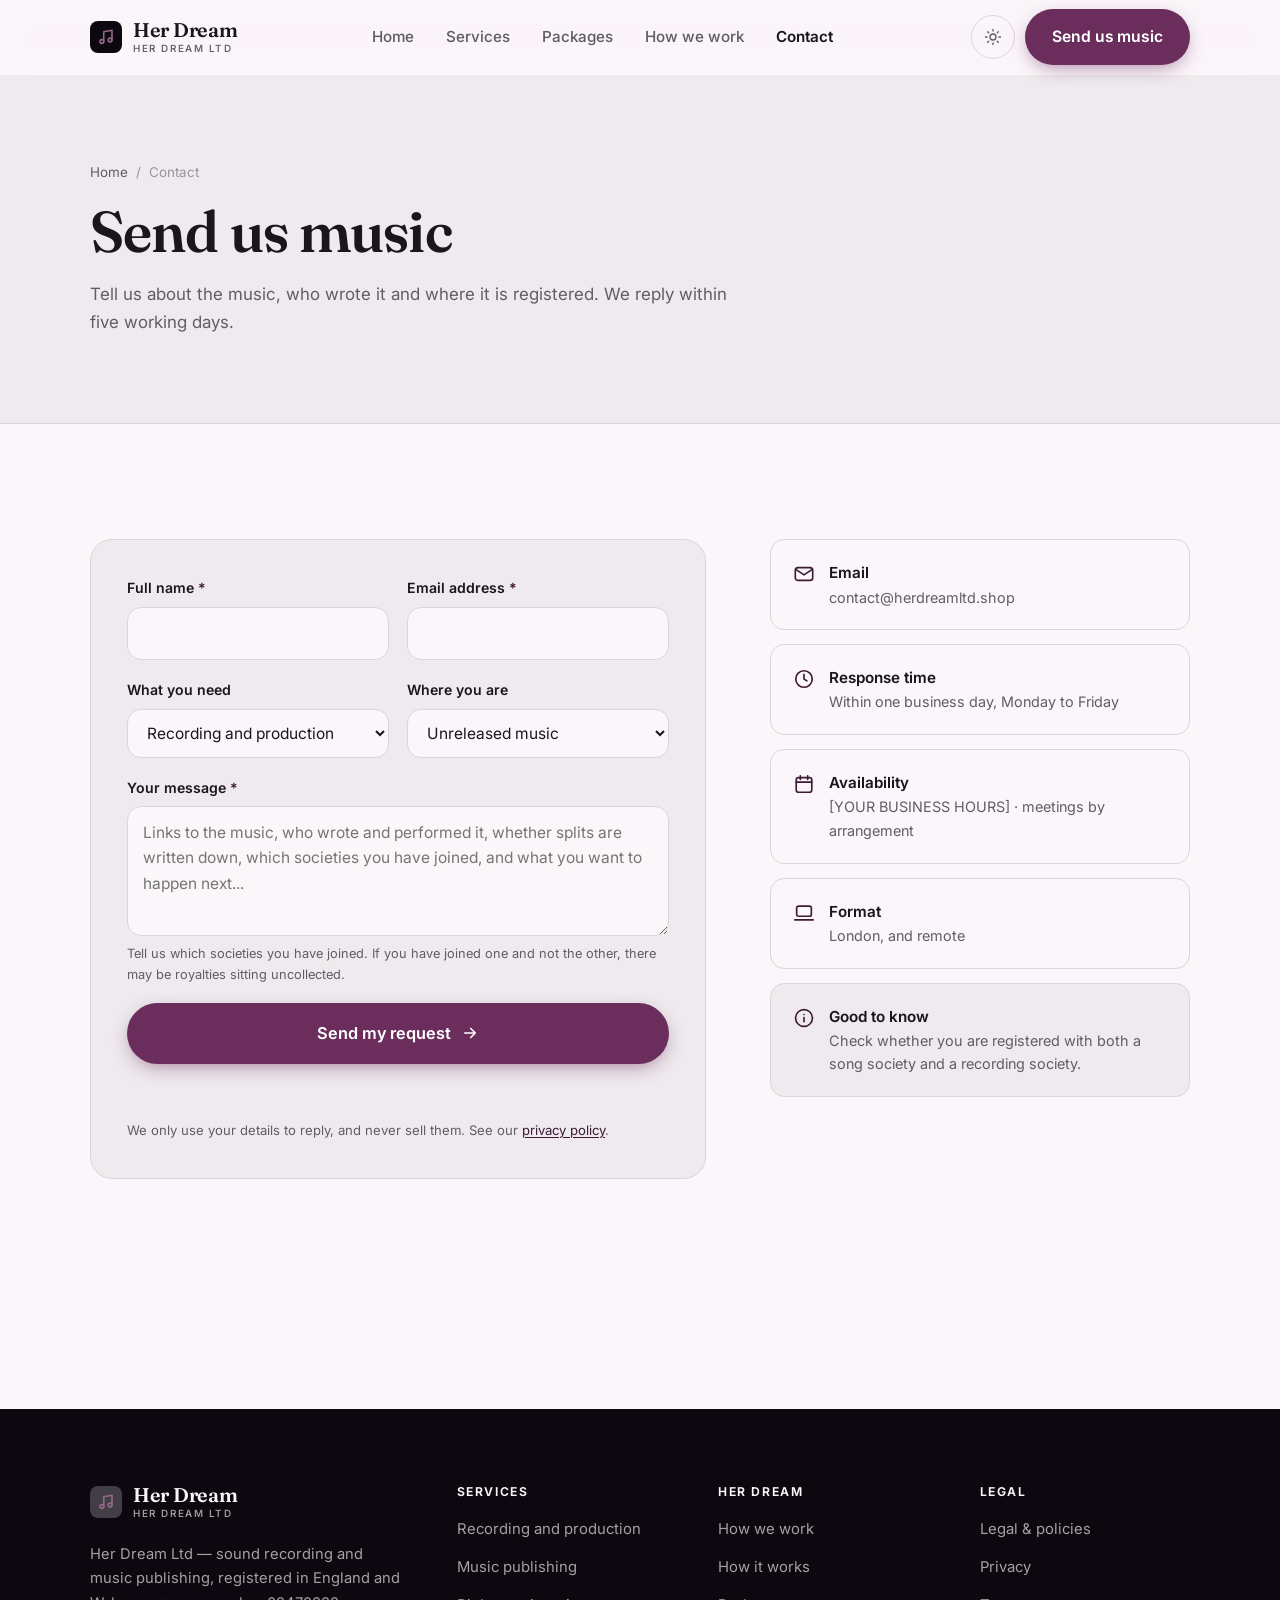
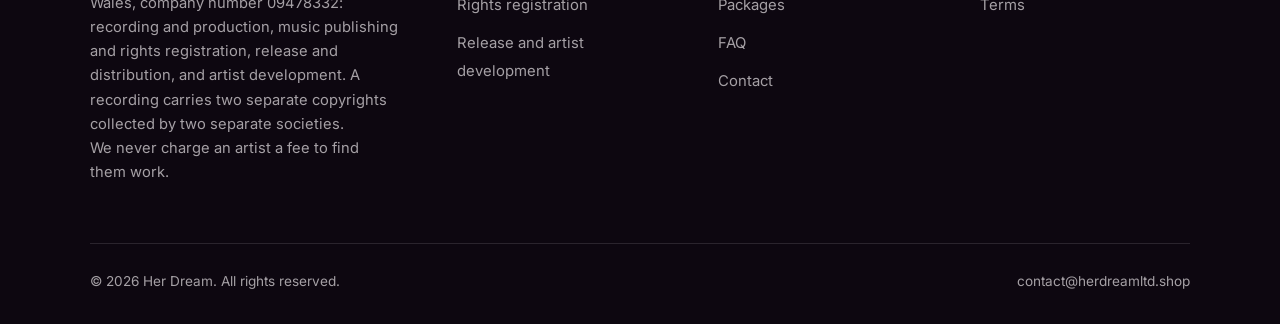
<file: contact.html>
<!DOCTYPE html>
<html lang="en" class="no-js">
<head>
<meta charset="utf-8">
<meta name="viewport" content="width=device-width, initial-scale=1">
<title>Contact — Her Dream</title>
<meta name="description" content="Contact Her Dream Ltd in London about recording, publishing or a release. We reply within five working days.">
<link rel="canonical" href="https://herdreamltd.shop/contact.html">

<meta property="og:type" content="website">
<meta property="og:url" content="https://herdreamltd.shop/contact.html">
<meta property="og:site_name" content="Her Dream">
<meta property="og:locale" content="en_US">
<meta property="og:title" content="Contact — Her Dream">
<meta property="og:description" content="Contact Her Dream Ltd in London about recording, publishing or a release. We reply within five working days.">
<meta name="theme-color" content="#0d0710">

<link rel="icon" href="assets/img/favicon.svg" type="image/svg+xml">
<link rel="preconnect" href="https://fonts.googleapis.com">
<link rel="preconnect" href="https://fonts.gstatic.com" crossorigin>
<link rel="stylesheet" href="https://fonts.googleapis.com/css2?family=Fraunces:wght@400;500;600;700&family=Inter:wght@400..700&display=swap">
<link rel="stylesheet" href="assets/css/style.css">

<!-- Thème appliqué avant le premier rendu (évite le flash) -->
<script>
document.documentElement.classList.remove('no-js');
(function(){try{var t=localStorage.getItem('site-theme');if(t){document.documentElement.setAttribute('data-theme',t);}}catch(e){}})();
</script>
</head>

<body>
<a class="skip-link" href="#main">Skip to main content</a>

<header class="site-header">
  <nav class="wrap nav" aria-label="Main navigation">
    <a class="brand" href="index.html">
      <svg class="brand__mark" viewBox="0 0 64 64" aria-hidden="true">
        <rect class="bm-bg" width="64" height="64" rx="16"/>
        <g class="bm-ic" transform="translate(14 14) scale(1.5)" fill="none" stroke-width="2.1" stroke-linecap="round" stroke-linejoin="round"><path d="M9 18V5l11-2v13"/><circle cx="6.5" cy="18" r="2.5"/><circle cx="17.5" cy="16" r="2.5"/></g>
      </svg>
      <span>Her Dream<span class="brand__sub">HER DREAM LTD</span></span>
    </a>

    <ul class="nav__links" id="nav-links">
      <li><a href="index.html">Home</a></li>
      <li><a href="programs.html">Services</a></li>
      <li><a href="index.html#pricing">Packages</a></li>
      <li><a href="about.html">How we work</a></li>
      <li><a href="contact.html" aria-current="page">Contact</a></li>
      <li><a class="btn btn--primary" href="contact.html">Send us music</a></li>
    </ul>

    <div class="nav__cta">
      <button class="theme-toggle" type="button" aria-label="Switch to dark theme">
        <svg class="icon-sun" viewBox="0 0 24 24" fill="none" stroke="currentColor" stroke-width="1.8" stroke-linecap="round" aria-hidden="true"><circle cx="12" cy="12" r="4"/><path d="M12 2v2m0 16v2M2 12h2m16 0h2M4.9 4.9l1.4 1.4m11.4 11.4 1.4 1.4M19.1 4.9l-1.4 1.4M6.3 17.7l-1.4 1.4"/></svg>
        <svg class="icon-moon" viewBox="0 0 24 24" fill="none" stroke="currentColor" stroke-width="1.8" stroke-linecap="round" stroke-linejoin="round" aria-hidden="true"><path d="M21 12.8A9 9 0 1 1 11.2 3a7 7 0 0 0 9.8 9.8z"/></svg>
      </button>
      <a class="btn btn--primary" href="contact.html">Send us music</a>
      <button class="nav__toggle" type="button" aria-expanded="false" aria-controls="nav-links" aria-label="Open menu">
        <svg class="icon-open" viewBox="0 0 24 24" fill="none" stroke="currentColor" stroke-width="2" stroke-linecap="round" aria-hidden="true"><path d="M3 6h18M3 12h18M3 18h18"/></svg>
        <svg class="icon-close" viewBox="0 0 24 24" fill="none" stroke="currentColor" stroke-width="2" stroke-linecap="round" aria-hidden="true"><path d="M6 6l12 12M18 6L6 18"/></svg>
      </button>
    </div>
  </nav>
</header>

<main id="main">

<section class="page-head">
  <div class="wrap">
    <nav class="breadcrumb" aria-label="Breadcrumb">
      <a href="index.html">Home</a><span>/</span><span aria-current="page">Contact</span>
    </nav>
    <h1>Send us music</h1>
    <p>Tell us about the music, who wrote it and where it is registered. We reply within five working days.</p>
  </div>
</section>

<section class="section wrap">
  <div class="form-layout">

    <!--
      FORM: the action attribute holds a placeholder id. Create a free form at
      https://formspree.io and replace VOTRE_ID_FORMSPREE. Until then, the button
      opens the visitor's email app with a pre-filled message to contact@herdreamltd.shop.
    -->
    <form class="form" id="contact-form" action="https://formspree.io/f/VOTRE_ID_FORMSPREE" method="POST"
          data-email="contact@herdreamltd.shop" data-subject="Music enquiry"
          data-msg-mail="Your email app will open with the message ready to send." data-msg-sending="Sending…"
          data-msg-ok="Thanks! Your message is on its way. We reply within one business day." data-msg-err="Sending failed. Please email us directly at">
      <div class="form__row">
        <div class="field">
          <label for="nom">Full name <span class="req" aria-hidden="true">*</span></label>
          <input type="text" id="nom" name="nom" autocomplete="name" required>
        </div>
        <div class="field">
          <label for="email">Email address <span class="req" aria-hidden="true">*</span></label>
          <input type="email" id="email" name="email" autocomplete="email" required>
        </div>
      </div>

      <div class="form__row">
        <div class="field">
          <label for="programme">What you need</label>
          <select id="programme" name="programme">
            <option>Recording and production</option>
            <option>Music publishing</option>
            <option>Rights registration</option>
            <option>Release and artist development</option>
            <option>Not sure yet</option>
          </select>
        </div>
        <div class="field">
          <label for="niveau">Where you are</label>
          <select id="niveau" name="niveau">
            <option>Unreleased music</option>
            <option>Already releasing</option>
            <option>A publishing question</option>
            <option>Royalties not arriving</option>
          </select>
        </div>
      </div>

      <div class="field">
        <label for="message">Your message <span class="req" aria-hidden="true">*</span></label>
        <textarea id="message" name="message" required placeholder="Links to the music, who wrote and performed it, whether splits are written down, which societies you have joined, and what you want to happen next..."></textarea>
        <span class="field__hint">Tell us which societies you have joined. If you have joined one and not the other, there may be royalties sitting uncollected.</span>
      </div>

      <!-- Bot trap: hidden from humans -->
      <div class="visually-hidden" aria-hidden="true">
        <label for="site-web">Leave this field empty</label>
        <input type="text" id="site-web" name="_gotcha" tabindex="-1" autocomplete="off">
      </div>

      <button class="btn btn--primary btn--lg" type="submit">Send my request <svg viewBox="0 0 24 24" fill="none" stroke="currentColor" stroke-width="2.2" stroke-linecap="round" stroke-linejoin="round" aria-hidden="true"><path d="M5 12h14M13 6l6 6-6 6"/></svg></button>

      <p id="form-status" class="form__status" role="status" aria-live="polite"></p>

      <p class="form__note">
        We only use your details to reply, and never sell them. See our <a href="legal.html#privacy">privacy policy</a>.
      </p>
    </form>

    <aside class="contact-aside">
      <div class="contact-card">
        <svg viewBox="0 0 24 24" fill="none" stroke="currentColor" stroke-width="1.8" stroke-linecap="round" stroke-linejoin="round" aria-hidden="true"><rect x="2.5" y="5" width="19" height="14" rx="3"/><path d="M3 7l9 6 9-6"/></svg>
        <div><b>Email</b><a href="mailto:contact@herdreamltd.shop">contact@herdreamltd.shop</a></div>
      </div>
      <div class="contact-card">
        <svg viewBox="0 0 24 24" fill="none" stroke="currentColor" stroke-width="1.8" stroke-linecap="round" stroke-linejoin="round" aria-hidden="true"><circle cx="12" cy="12" r="9"/><path d="M12 7v5l3.2 2"/></svg>
        <div><b>Response time</b><span>Within one business day, Monday to Friday</span></div>
      </div>
      <div class="contact-card">
        <svg viewBox="0 0 24 24" fill="none" stroke="currentColor" stroke-width="1.8" stroke-linecap="round" stroke-linejoin="round" aria-hidden="true"><rect x="3.5" y="5" width="17" height="16" rx="2.5"/><path d="M8 3v4M16 3v4M3.5 10h17"/></svg>
        <div><b>Availability</b><span>[YOUR BUSINESS HOURS] · meetings by arrangement</span></div>
      </div>
      <div class="contact-card">
        <svg viewBox="0 0 24 24" fill="none" stroke="currentColor" stroke-width="1.8" stroke-linecap="round" stroke-linejoin="round" aria-hidden="true"><rect x="4" y="4.5" width="16" height="11" rx="2"/><path d="M2 19.5h20"/></svg>
        <div><b>Format</b><span>London, and remote</span></div>
      </div>
      <div class="contact-card contact-card--soft">
        <svg viewBox="0 0 24 24" fill="none" stroke="currentColor" stroke-width="1.8" stroke-linecap="round" stroke-linejoin="round" aria-hidden="true"><circle cx="12" cy="12" r="9.2"/><path d="M12 16v-4.5M12 8.2v.1"/></svg>
        <div><b>Good to know</b><span>Check whether you are registered with both a song society and a recording society.</span></div>
      </div>
    </aside>

  </div>
</section>

</main>

<footer class="site-footer">
  <div class="wrap">
    <div class="footer__grid">
      <div class="footer__brand">
        <a class="brand" href="index.html">
          <svg class="brand__mark" viewBox="0 0 64 64" aria-hidden="true">
        <rect class="bm-bg" width="64" height="64" rx="16"/>
        <g class="bm-ic" transform="translate(14 14) scale(1.5)" fill="none" stroke-width="2.1" stroke-linecap="round" stroke-linejoin="round"><path d="M9 18V5l11-2v13"/><circle cx="6.5" cy="18" r="2.5"/><circle cx="17.5" cy="16" r="2.5"/></g>
      </svg>
          <span>Her Dream<span class="brand__sub">HER DREAM LTD</span></span>
        </a>
        <p>Her Dream Ltd — sound recording and music publishing, registered in England and Wales, company number 09478332: recording and production, music publishing and rights registration, release and distribution, and artist development. A recording carries two separate copyrights collected by two separate societies. We never charge an artist a fee to find them work.</p>
      </div>

      <div class="footer__col">
        <h4>Services</h4>
        <ul>
          <li><a href="programs.html#recording">Recording and production</a></li>
          <li><a href="programs.html#publishing">Music publishing</a></li>
          <li><a href="programs.html#rights">Rights registration</a></li>
          <li><a href="programs.html#development">Release and artist development</a></li>
        </ul>
      </div>

      <div class="footer__col">
        <h4>Her Dream</h4>
        <ul>
          <li><a href="about.html">How we work</a></li>
          <li><a href="index.html#how-it-works">How it works</a></li>
          <li><a href="index.html#pricing">Packages</a></li>
          <li><a href="index.html#faq">FAQ</a></li>
          <li><a href="contact.html">Contact</a></li>
        </ul>
      </div>

      <div class="footer__col">
        <h4>Legal</h4>
        <ul>
          <li><a href="legal.html">Legal &amp; policies</a></li>
          <li><a href="legal.html#privacy">Privacy</a></li>
          <li><a href="legal.html#terms">Terms</a></li>
        </ul>
      </div>
    </div>

    <div class="footer__bottom">
      <p>© <span data-year>2026</span> Her Dream. All rights reserved.</p>
      <p><a href="mailto:contact@herdreamltd.shop">contact@herdreamltd.shop</a></p>
    </div>
  </div>
</footer>

<script src="assets/js/main.js" defer></script>
</body>
</html>
</file>
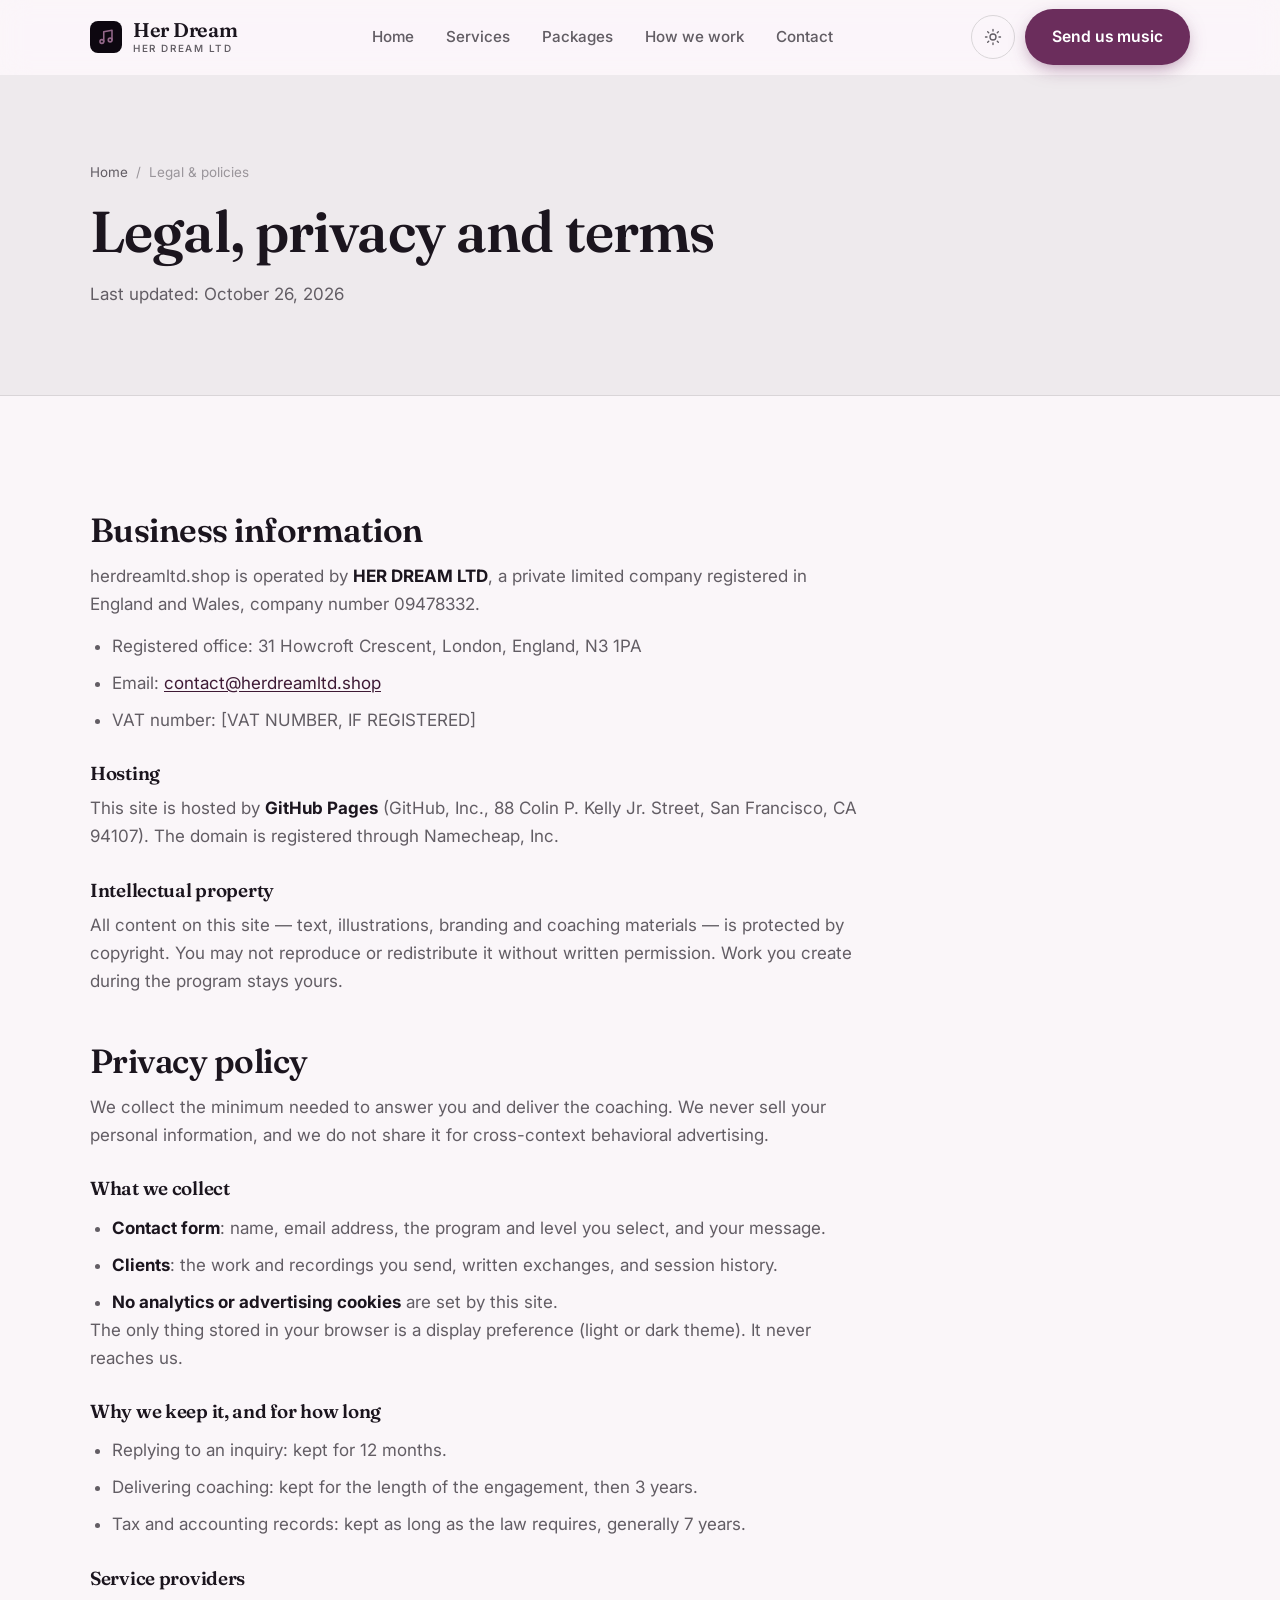
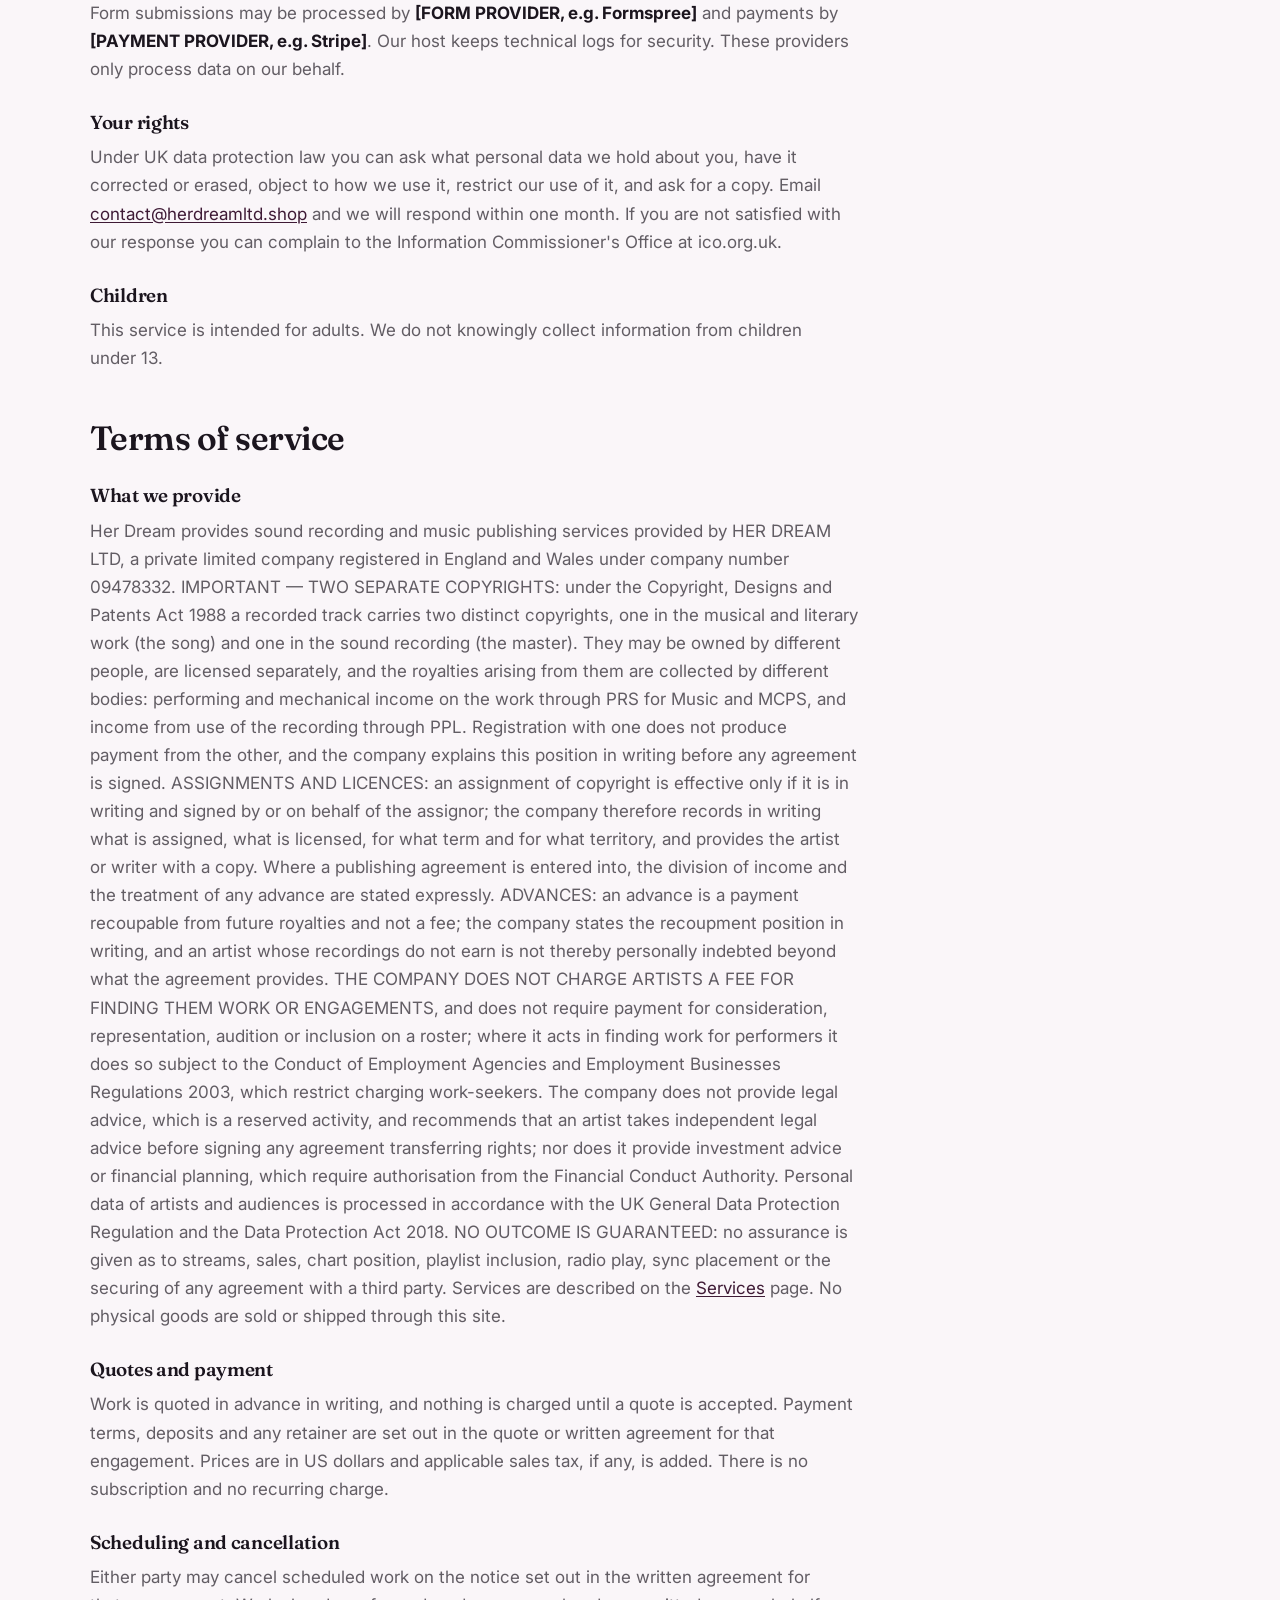
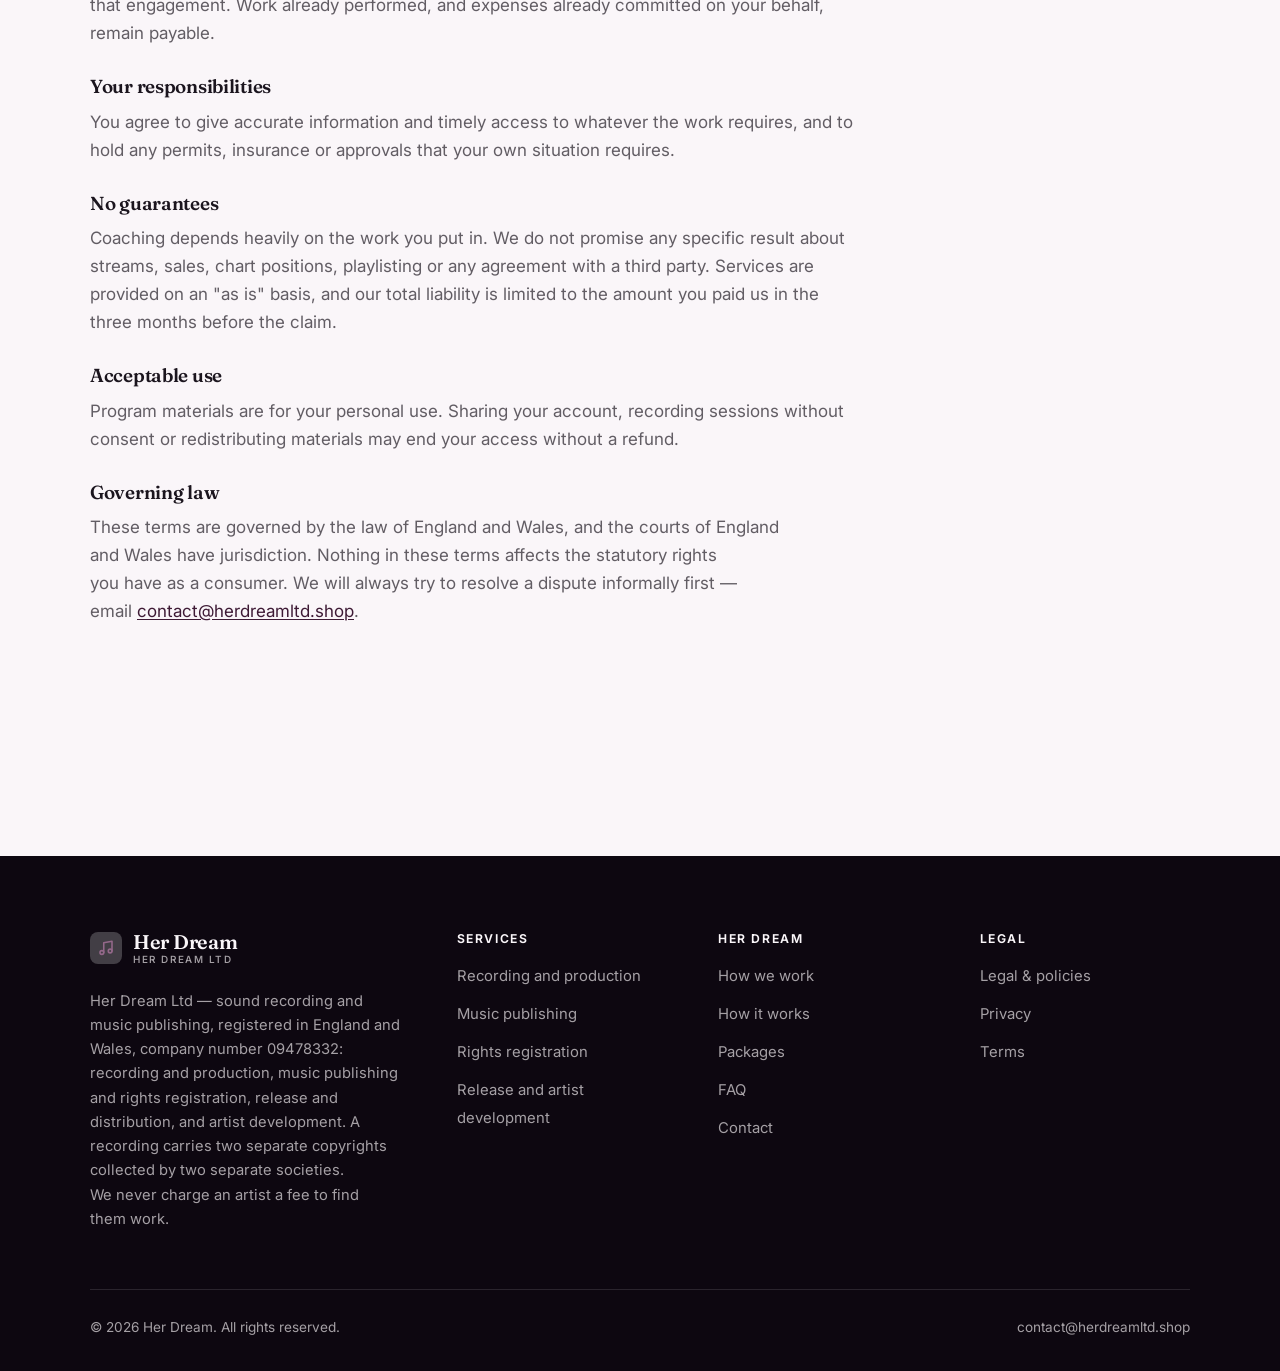
<file: legal.html>
<!DOCTYPE html>
<html lang="en" class="no-js">
<head>
<meta charset="utf-8">
<meta name="viewport" content="width=device-width, initial-scale=1">
<title>Legal, privacy and terms — Her Dream</title>
<meta name="description" content="Business information, privacy policy and terms of service for Her Dream.">
<meta name="robots" content="noindex">

<meta property="og:type" content="website">
<meta property="og:url" content="https://herdreamltd.shop/legal.html">
<meta property="og:site_name" content="Her Dream">
<meta property="og:locale" content="en_US">
<meta property="og:title" content="Legal, privacy and terms — Her Dream">
<meta property="og:description" content="Business information, privacy policy and terms of service for Her Dream.">
<meta name="theme-color" content="#0d0710">

<link rel="icon" href="assets/img/favicon.svg" type="image/svg+xml">
<link rel="preconnect" href="https://fonts.googleapis.com">
<link rel="preconnect" href="https://fonts.gstatic.com" crossorigin>
<link rel="stylesheet" href="https://fonts.googleapis.com/css2?family=Fraunces:wght@400;500;600;700&family=Inter:wght@400..700&display=swap">
<link rel="stylesheet" href="assets/css/style.css">

<!-- Thème appliqué avant le premier rendu (évite le flash) -->
<script>
document.documentElement.classList.remove('no-js');
(function(){try{var t=localStorage.getItem('site-theme');if(t){document.documentElement.setAttribute('data-theme',t);}}catch(e){}})();
</script>
</head>

<body>
<a class="skip-link" href="#main">Skip to main content</a>

<header class="site-header">
  <nav class="wrap nav" aria-label="Main navigation">
    <a class="brand" href="index.html">
      <svg class="brand__mark" viewBox="0 0 64 64" aria-hidden="true">
        <rect class="bm-bg" width="64" height="64" rx="16"/>
        <g class="bm-ic" transform="translate(14 14) scale(1.5)" fill="none" stroke-width="2.1" stroke-linecap="round" stroke-linejoin="round"><path d="M9 18V5l11-2v13"/><circle cx="6.5" cy="18" r="2.5"/><circle cx="17.5" cy="16" r="2.5"/></g>
      </svg>
      <span>Her Dream<span class="brand__sub">HER DREAM LTD</span></span>
    </a>

    <ul class="nav__links" id="nav-links">
      <li><a href="index.html">Home</a></li>
      <li><a href="programs.html">Services</a></li>
      <li><a href="index.html#pricing">Packages</a></li>
      <li><a href="about.html">How we work</a></li>
      <li><a href="contact.html">Contact</a></li>
      <li><a class="btn btn--primary" href="contact.html">Send us music</a></li>
    </ul>

    <div class="nav__cta">
      <button class="theme-toggle" type="button" aria-label="Switch to dark theme">
        <svg class="icon-sun" viewBox="0 0 24 24" fill="none" stroke="currentColor" stroke-width="1.8" stroke-linecap="round" aria-hidden="true"><circle cx="12" cy="12" r="4"/><path d="M12 2v2m0 16v2M2 12h2m16 0h2M4.9 4.9l1.4 1.4m11.4 11.4 1.4 1.4M19.1 4.9l-1.4 1.4M6.3 17.7l-1.4 1.4"/></svg>
        <svg class="icon-moon" viewBox="0 0 24 24" fill="none" stroke="currentColor" stroke-width="1.8" stroke-linecap="round" stroke-linejoin="round" aria-hidden="true"><path d="M21 12.8A9 9 0 1 1 11.2 3a7 7 0 0 0 9.8 9.8z"/></svg>
      </button>
      <a class="btn btn--primary" href="contact.html">Send us music</a>
      <button class="nav__toggle" type="button" aria-expanded="false" aria-controls="nav-links" aria-label="Open menu">
        <svg class="icon-open" viewBox="0 0 24 24" fill="none" stroke="currentColor" stroke-width="2" stroke-linecap="round" aria-hidden="true"><path d="M3 6h18M3 12h18M3 18h18"/></svg>
        <svg class="icon-close" viewBox="0 0 24 24" fill="none" stroke="currentColor" stroke-width="2" stroke-linecap="round" aria-hidden="true"><path d="M6 6l12 12M18 6L6 18"/></svg>
      </button>
    </div>
  </nav>
</header>

<main id="main">

<section class="page-head">
  <div class="wrap">
    <nav class="breadcrumb" aria-label="Breadcrumb">
      <a href="index.html">Home</a><span>/</span><span aria-current="page">Legal &amp; policies</span>
    </nav>
    <h1>Legal, privacy and terms</h1>
    <p>Last updated: <time datetime="2026-10-26">October 26, 2026</time></p>
  </div>
</section>

<section class="section wrap">
  <div class="prose">

    <!--
      TO DO: this is a skeleton, not legal advice. Replace every [BRACKET] with
      your real details before selling, and have a lawyer review it if you can.
      Consumer protection rules differ by state.
    -->

    <h2 id="business">Business information</h2>
    <p>
      herdreamltd.shop is operated by <strong>HER DREAM LTD</strong>, a private limited
      company registered in England and Wales, company number 09478332.
    </p>
    <ul>
      <li>Registered office: 31 Howcroft Crescent, London, England, N3 1PA</li>
      <li>Email: <a href="mailto:contact@herdreamltd.shop">contact@herdreamltd.shop</a></li>
      <li>VAT number: [VAT NUMBER, IF REGISTERED]</li>
    </ul>

    <h3>Hosting</h3>
    <p>
      This site is hosted by <strong>GitHub Pages</strong> (GitHub, Inc., 88 Colin P. Kelly Jr. Street,
      San Francisco, CA 94107). The domain is registered through Namecheap, Inc.
    </p>

    <h3>Intellectual property</h3>
    <p>
      All content on this site — text, illustrations, branding and coaching materials — is protected by
      copyright. You may not reproduce or redistribute it without written permission. Work you create during
      the program stays yours.
    </p>

    <h2 id="privacy">Privacy policy</h2>
    <p>
      We collect the minimum needed to answer you and deliver the coaching. We never sell your personal
      information, and we do not share it for cross-context behavioral advertising.
    </p>
    <h3>What we collect</h3>
    <ul>
      <li><strong>Contact form</strong>: name, email address, the program and level you select, and your message.</li>
      <li><strong>Clients</strong>: the work and recordings you send, written exchanges, and session history.</li>
      <li><strong>No analytics or advertising cookies</strong> are set by this site.</li>
    </ul>
    <p>
      The only thing stored in your browser is a display preference (light or dark theme). It never reaches us.
    </p>
    <h3>Why we keep it, and for how long</h3>
    <ul>
      <li>Replying to an inquiry: kept for 12 months.</li>
      <li>Delivering coaching: kept for the length of the engagement, then 3 years.</li>
      <li>Tax and accounting records: kept as long as the law requires, generally 7 years.</li>
    </ul>
    <h3>Service providers</h3>
    <p>
      Form submissions may be processed by <strong>[FORM PROVIDER, e.g. Formspree]</strong> and payments by
      <strong>[PAYMENT PROVIDER, e.g. Stripe]</strong>. Our host keeps technical logs for security. These
      providers only process data on our behalf.
    </p>
    <h3>Your rights</h3>
    <p>
      Under UK data protection law you can ask what personal data we hold about you, have it corrected or
      erased, object to how we use it, restrict our use of it, and ask for a copy. Email
      <a href="mailto:contact@herdreamltd.shop">contact@herdreamltd.shop</a> and we will respond within one month. If you are not satisfied with
      our response you can complain to the Information Commissioner's Office at ico.org.uk.
    </p>
    <h3>Children</h3>
    <p>
      This service is intended for adults. We do not knowingly collect information from children under 13.
    </p>

    <h2 id="terms">Terms of service</h2>
    <h3>What we provide</h3>
    <p>
      Her Dream provides sound recording and music publishing services provided by HER DREAM LTD, a private limited company registered in England and Wales under company number 09478332. IMPORTANT — TWO SEPARATE COPYRIGHTS: under the Copyright, Designs and Patents Act 1988 a recorded track carries two distinct copyrights, one in the musical and literary work (the song) and one in the sound recording (the master). They may be owned by different people, are licensed separately, and the royalties arising from them are collected by different bodies: performing and mechanical income on the work through PRS for Music and MCPS, and income from use of the recording through PPL. Registration with one does not produce payment from the other, and the company explains this position in writing before any agreement is signed. ASSIGNMENTS AND LICENCES: an assignment of copyright is effective only if it is in writing and signed by or on behalf of the assignor; the company therefore records in writing what is assigned, what is licensed, for what term and for what territory, and provides the artist or writer with a copy. Where a publishing agreement is entered into, the division of income and the treatment of any advance are stated expressly. ADVANCES: an advance is a payment recoupable from future royalties and not a fee; the company states the recoupment position in writing, and an artist whose recordings do not earn is not thereby personally indebted beyond what the agreement provides. THE COMPANY DOES NOT CHARGE ARTISTS A FEE FOR FINDING THEM WORK OR ENGAGEMENTS, and does not require payment for consideration, representation, audition or inclusion on a roster; where it acts in finding work for performers it does so subject to the Conduct of Employment Agencies and Employment Businesses Regulations 2003, which restrict charging work-seekers. The company does not provide legal advice, which is a reserved activity, and recommends that an artist takes independent legal advice before signing any agreement transferring rights; nor does it provide investment advice or financial planning, which require authorisation from the Financial Conduct Authority. Personal data of artists and audiences is processed in accordance with the UK General Data Protection Regulation and the Data Protection Act 2018. NO OUTCOME IS GUARANTEED: no assurance is given as to streams, sales, chart position, playlist inclusion, radio play, sync placement or the securing of any agreement with a third party. Services are described on the
      <a href="programs.html">Services</a> page. No physical goods are sold or shipped through this site.
    </p>
    <h3>Quotes and payment</h3>
    <p>
      Work is quoted in advance in writing, and nothing is charged until a quote is accepted. Payment terms,
      deposits and any retainer are set out in the quote or written agreement for that engagement. Prices are in
      US dollars and applicable sales tax, if any, is added. There is no subscription and no recurring charge.
    </p>
    <h3>Scheduling and cancellation</h3>
    <p>
      Either party may cancel scheduled work on the notice set out in the written agreement for that engagement.
      Work already performed, and expenses already committed on your behalf, remain payable.
    </p>
    <h3>Your responsibilities</h3>
    <p>
      You agree to give accurate information and timely access to whatever the work requires, and to hold any
      permits, insurance or approvals that your own situation requires.
    </p>

    <h3>No guarantees</h3>
    <p>
      Coaching depends heavily on the work you put in. We do not promise any specific result
      about streams, sales, chart positions, playlisting or any agreement with a third party. Services are provided on an "as is" basis, and our total
      liability is limited to the amount you paid us in the three months before the claim.
    </p>
    <h3>Acceptable use</h3>
    <p>
      Program materials are for your personal use. Sharing your account, recording sessions without consent
      or redistributing materials may end your access without a refund.
    </p>
    <h3>Governing law</h3>
    <p>
      These terms are governed by the law of England and Wales, and the courts of England and Wales have
      jurisdiction. Nothing in these terms affects the statutory rights you have as a consumer. We will always
      try to resolve a dispute informally first — email <a href="mailto:contact@herdreamltd.shop">contact@herdreamltd.shop</a>.
    </p>

  </div>
</section>

</main>

<footer class="site-footer">
  <div class="wrap">
    <div class="footer__grid">
      <div class="footer__brand">
        <a class="brand" href="index.html">
          <svg class="brand__mark" viewBox="0 0 64 64" aria-hidden="true">
        <rect class="bm-bg" width="64" height="64" rx="16"/>
        <g class="bm-ic" transform="translate(14 14) scale(1.5)" fill="none" stroke-width="2.1" stroke-linecap="round" stroke-linejoin="round"><path d="M9 18V5l11-2v13"/><circle cx="6.5" cy="18" r="2.5"/><circle cx="17.5" cy="16" r="2.5"/></g>
      </svg>
          <span>Her Dream<span class="brand__sub">HER DREAM LTD</span></span>
        </a>
        <p>Her Dream Ltd — sound recording and music publishing, registered in England and Wales, company number 09478332: recording and production, music publishing and rights registration, release and distribution, and artist development. A recording carries two separate copyrights collected by two separate societies. We never charge an artist a fee to find them work.</p>
      </div>

      <div class="footer__col">
        <h4>Services</h4>
        <ul>
          <li><a href="programs.html#recording">Recording and production</a></li>
          <li><a href="programs.html#publishing">Music publishing</a></li>
          <li><a href="programs.html#rights">Rights registration</a></li>
          <li><a href="programs.html#development">Release and artist development</a></li>
        </ul>
      </div>

      <div class="footer__col">
        <h4>Her Dream</h4>
        <ul>
          <li><a href="about.html">How we work</a></li>
          <li><a href="index.html#how-it-works">How it works</a></li>
          <li><a href="index.html#pricing">Packages</a></li>
          <li><a href="index.html#faq">FAQ</a></li>
          <li><a href="contact.html">Contact</a></li>
        </ul>
      </div>

      <div class="footer__col">
        <h4>Legal</h4>
        <ul>
          <li><a href="legal.html">Legal &amp; policies</a></li>
          <li><a href="legal.html#privacy">Privacy</a></li>
          <li><a href="legal.html#terms">Terms</a></li>
        </ul>
      </div>
    </div>

    <div class="footer__bottom">
      <p>© <span data-year>2026</span> Her Dream. All rights reserved.</p>
      <p><a href="mailto:contact@herdreamltd.shop">contact@herdreamltd.shop</a></p>
    </div>
  </div>
</footer>

<script src="assets/js/main.js" defer></script>
</body>
</html>
</file>
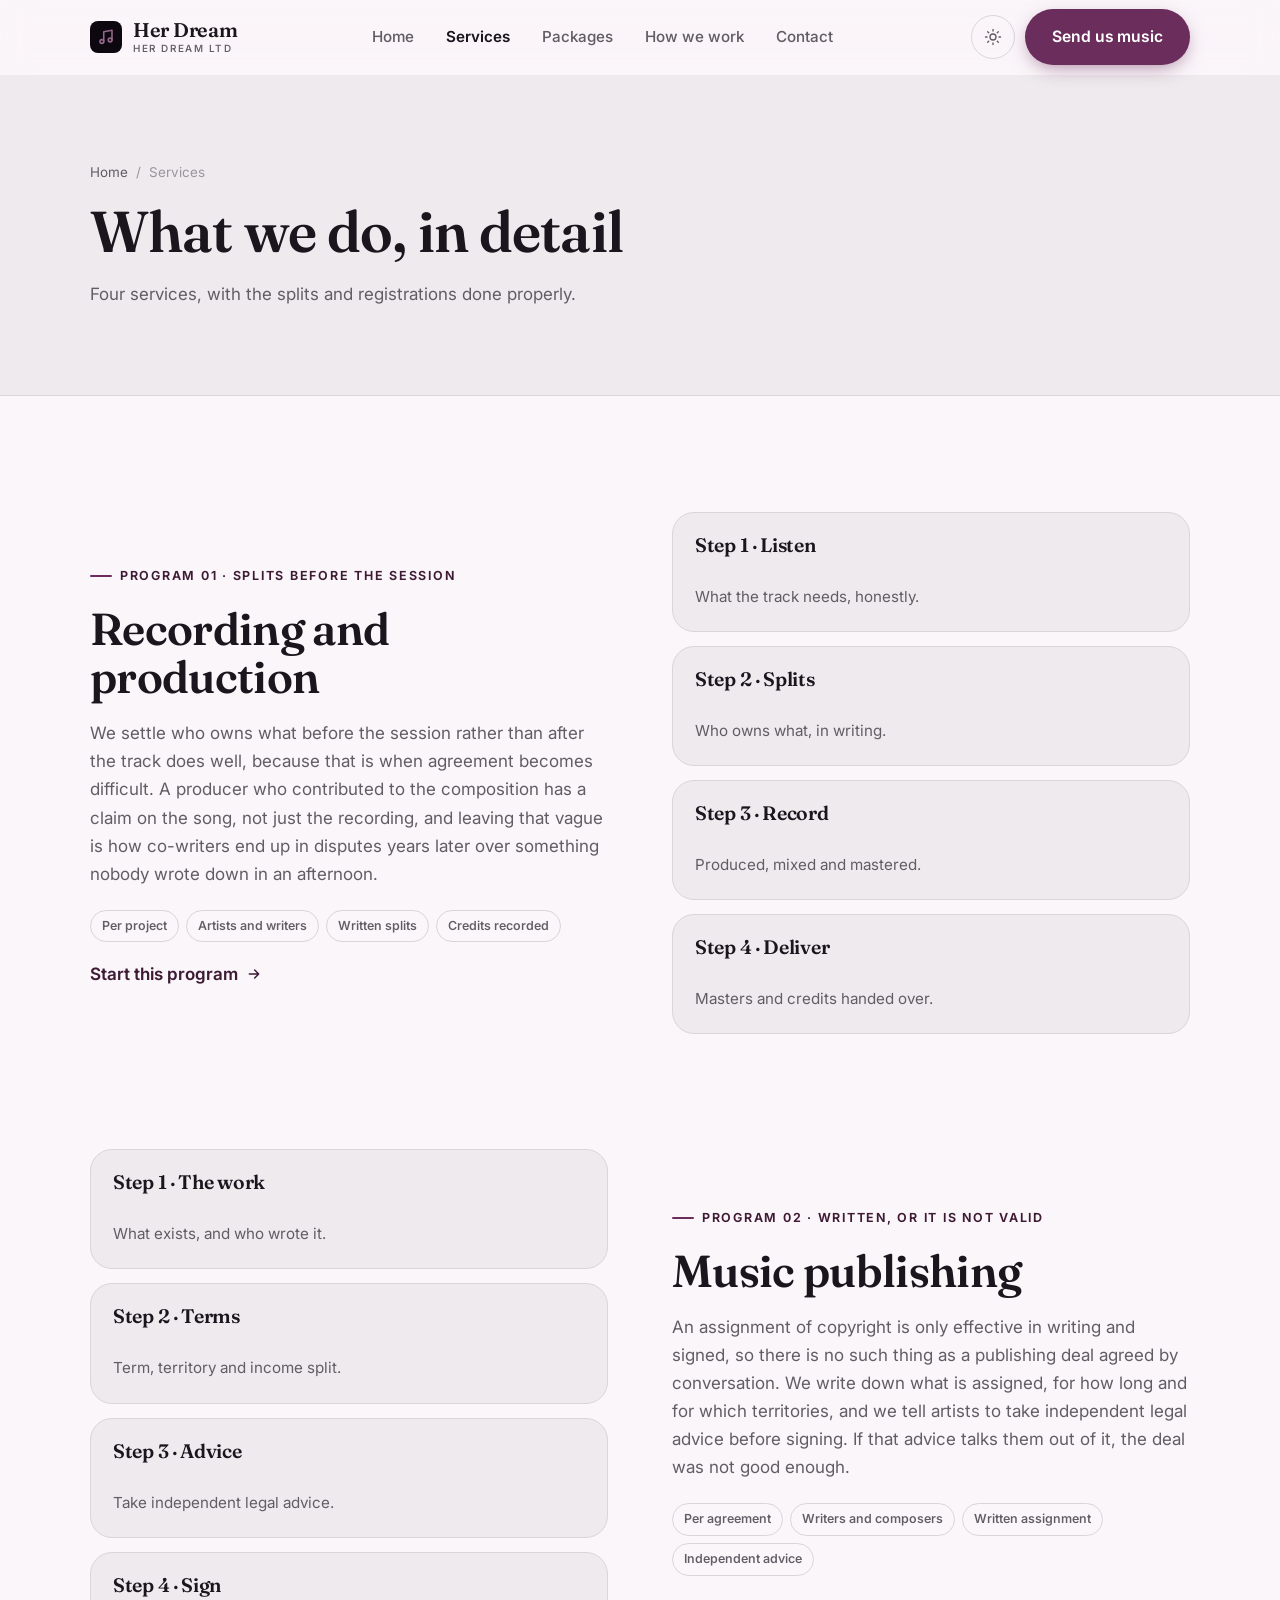
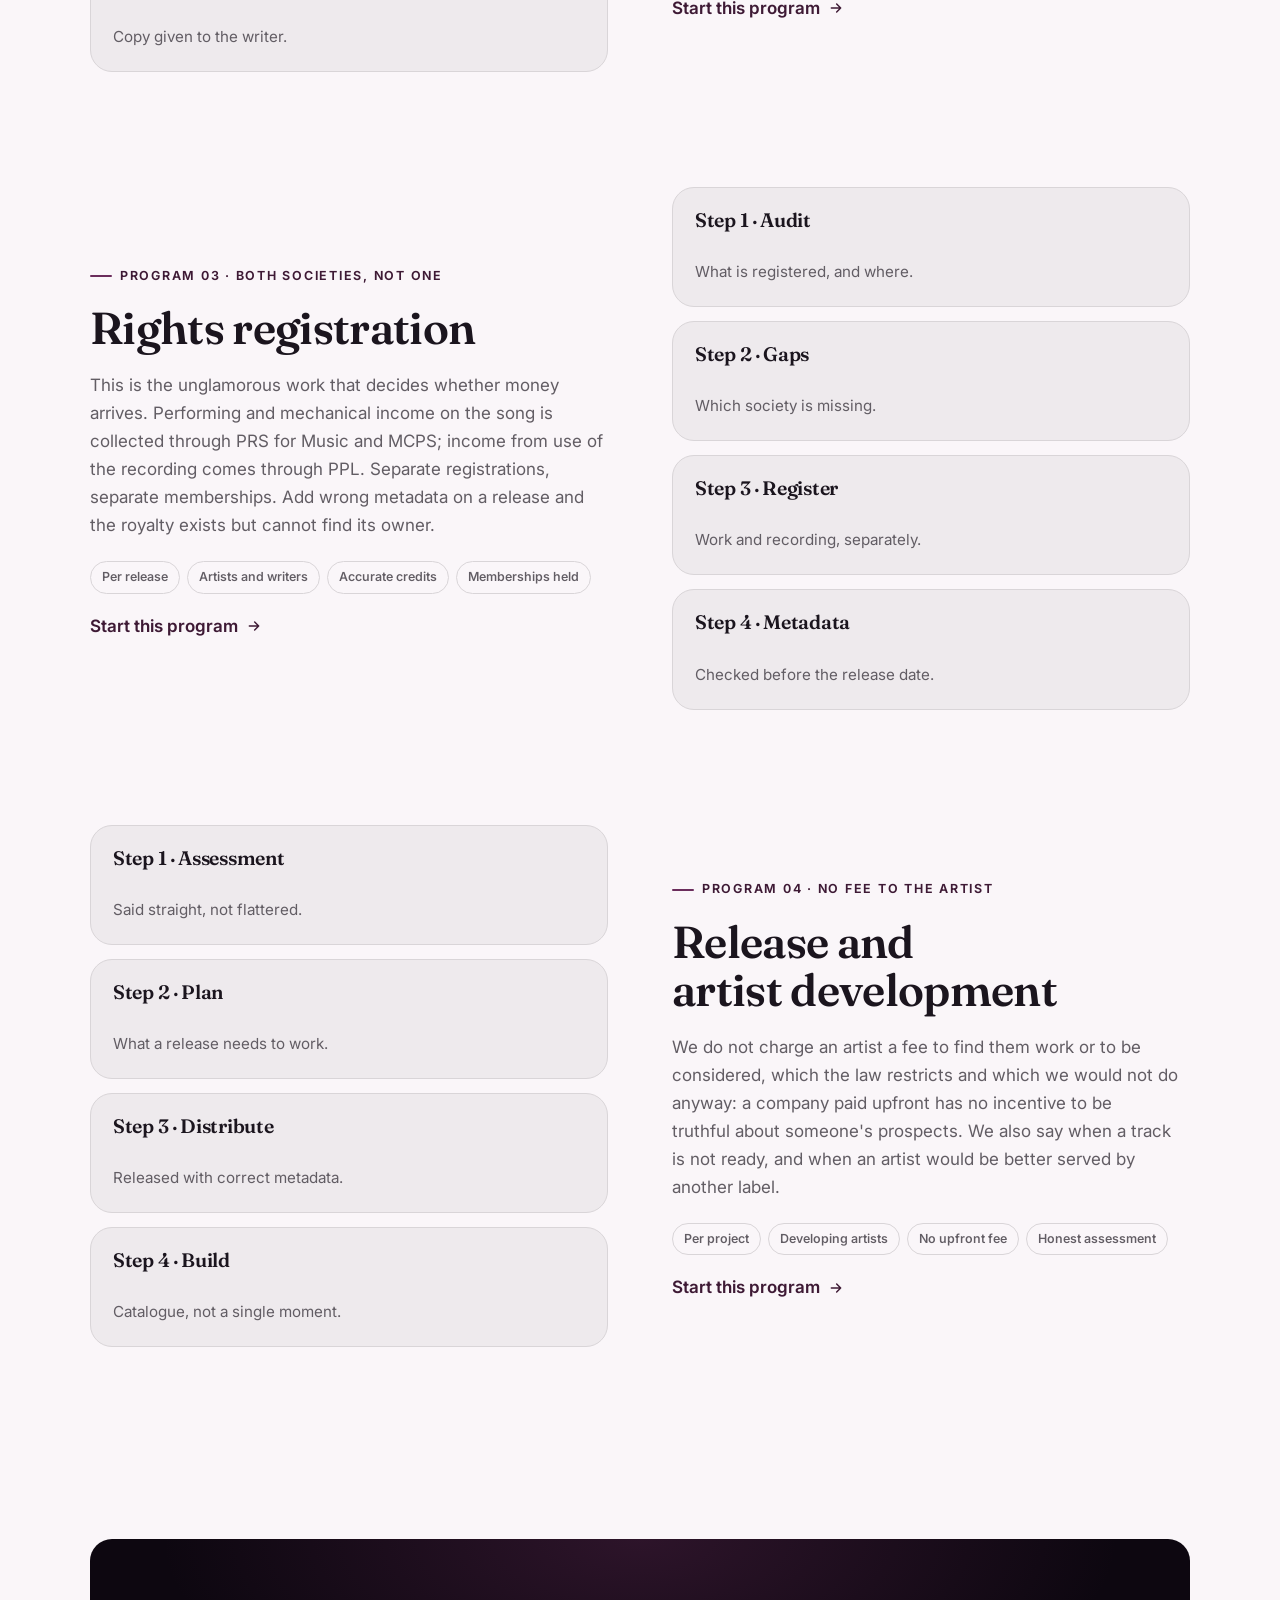
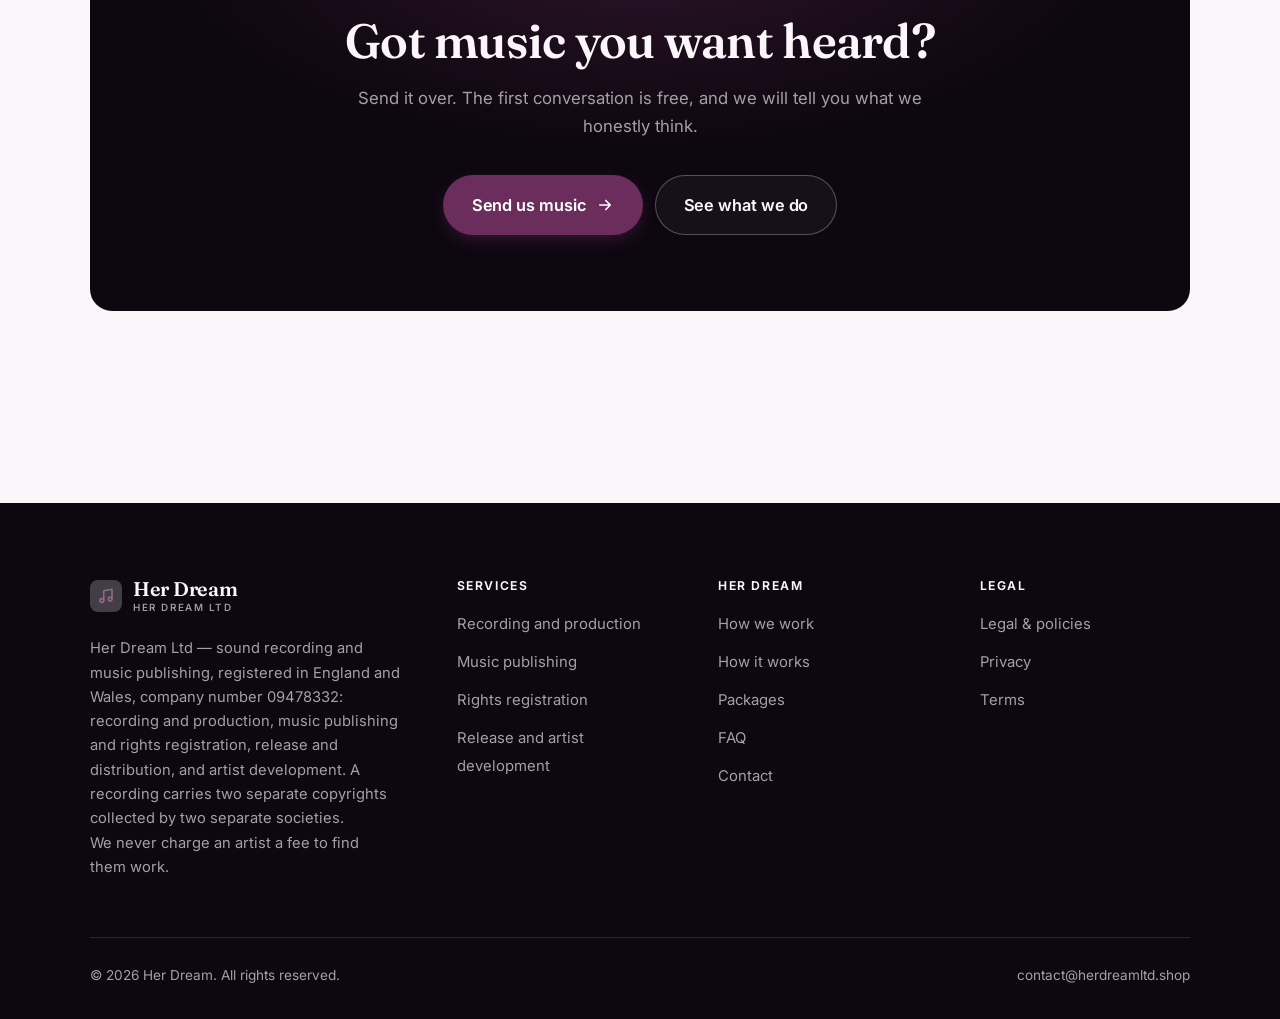
<file: programs.html>
<!DOCTYPE html>
<html lang="en" class="no-js">
<head>
<meta charset="utf-8">
<meta name="viewport" content="width=device-width, initial-scale=1">
<title>Services — Her Dream</title>
<meta name="description" content="What Her Dream Ltd does: recording and production, music publishing, rights registration, and release and artist development.">
<link rel="canonical" href="https://herdreamltd.shop/programs.html">

<meta property="og:type" content="website">
<meta property="og:url" content="https://herdreamltd.shop/programs.html">
<meta property="og:site_name" content="Her Dream">
<meta property="og:locale" content="en_US">
<meta property="og:title" content="Services — Her Dream">
<meta property="og:description" content="What Her Dream Ltd does: recording and production, music publishing, rights registration, and release and artist development.">
<meta name="theme-color" content="#0d0710">

<link rel="icon" href="assets/img/favicon.svg" type="image/svg+xml">
<link rel="preconnect" href="https://fonts.googleapis.com">
<link rel="preconnect" href="https://fonts.gstatic.com" crossorigin>
<link rel="stylesheet" href="https://fonts.googleapis.com/css2?family=Fraunces:wght@400;500;600;700&family=Inter:wght@400..700&display=swap">
<link rel="stylesheet" href="assets/css/style.css">

<!-- Thème appliqué avant le premier rendu (évite le flash) -->
<script>
document.documentElement.classList.remove('no-js');
(function(){try{var t=localStorage.getItem('site-theme');if(t){document.documentElement.setAttribute('data-theme',t);}}catch(e){}})();
</script>
</head>

<body>
<a class="skip-link" href="#main">Skip to main content</a>

<header class="site-header">
  <nav class="wrap nav" aria-label="Main navigation">
    <a class="brand" href="index.html">
      <svg class="brand__mark" viewBox="0 0 64 64" aria-hidden="true">
        <rect class="bm-bg" width="64" height="64" rx="16"/>
        <g class="bm-ic" transform="translate(14 14) scale(1.5)" fill="none" stroke-width="2.1" stroke-linecap="round" stroke-linejoin="round"><path d="M9 18V5l11-2v13"/><circle cx="6.5" cy="18" r="2.5"/><circle cx="17.5" cy="16" r="2.5"/></g>
      </svg>
      <span>Her Dream<span class="brand__sub">HER DREAM LTD</span></span>
    </a>

    <ul class="nav__links" id="nav-links">
      <li><a href="index.html">Home</a></li>
      <li><a href="programs.html" aria-current="page">Services</a></li>
      <li><a href="index.html#pricing">Packages</a></li>
      <li><a href="about.html">How we work</a></li>
      <li><a href="contact.html">Contact</a></li>
      <li><a class="btn btn--primary" href="contact.html">Send us music</a></li>
    </ul>

    <div class="nav__cta">
      <button class="theme-toggle" type="button" aria-label="Switch to dark theme">
        <svg class="icon-sun" viewBox="0 0 24 24" fill="none" stroke="currentColor" stroke-width="1.8" stroke-linecap="round" aria-hidden="true"><circle cx="12" cy="12" r="4"/><path d="M12 2v2m0 16v2M2 12h2m16 0h2M4.9 4.9l1.4 1.4m11.4 11.4 1.4 1.4M19.1 4.9l-1.4 1.4M6.3 17.7l-1.4 1.4"/></svg>
        <svg class="icon-moon" viewBox="0 0 24 24" fill="none" stroke="currentColor" stroke-width="1.8" stroke-linecap="round" stroke-linejoin="round" aria-hidden="true"><path d="M21 12.8A9 9 0 1 1 11.2 3a7 7 0 0 0 9.8 9.8z"/></svg>
      </button>
      <a class="btn btn--primary" href="contact.html">Send us music</a>
      <button class="nav__toggle" type="button" aria-expanded="false" aria-controls="nav-links" aria-label="Open menu">
        <svg class="icon-open" viewBox="0 0 24 24" fill="none" stroke="currentColor" stroke-width="2" stroke-linecap="round" aria-hidden="true"><path d="M3 6h18M3 12h18M3 18h18"/></svg>
        <svg class="icon-close" viewBox="0 0 24 24" fill="none" stroke="currentColor" stroke-width="2" stroke-linecap="round" aria-hidden="true"><path d="M6 6l12 12M18 6L6 18"/></svg>
      </button>
    </div>
  </nav>
</header>

<main id="main">

<section class="page-head">
  <div class="wrap">
    <nav class="breadcrumb" aria-label="Breadcrumb">
      <a href="index.html">Home</a><span>/</span><span aria-current="page">Services</span>
    </nav>
    <h1>What we do, in detail</h1>
    <p>Four services, with the splits and registrations done properly.</p>
  </div>
</section>

<section class="section wrap" id="recording">
  <div class="split reveal">
    <div>
      <span class="eyebrow">Program 01 · Splits before the session</span>
      <h2>Recording and production</h2>
      <p>We settle who owns what before the session rather than after the track does well, because that is when agreement becomes difficult. A producer who contributed to the composition has a claim on the song, not just the recording, and leaving that vague is how co-writers end up in disputes years later over something nobody wrote down in an afternoon.</p>
      <ul class="tags"><li>Per project</li><li>Artists and writers</li><li>Written splits</li><li>Credits recorded</li></ul>
      <p><a class="arrow-link" href="contact.html">Start this program <svg viewBox="0 0 24 24" fill="none" stroke="currentColor" stroke-width="2.2" stroke-linecap="round" stroke-linejoin="round" aria-hidden="true"><path d="M5 12h14M13 6l6 6-6 6"/></svg></a></p>
    </div>
    <div class="grid grid--2 grid--tight">
      <article class="card card--sm">
        <h3>Step 1 · Listen</h3>
        <p>What the track needs, honestly.</p>
      </article>
      <article class="card card--sm">
        <h3>Step 2 · Splits</h3>
        <p>Who owns what, in writing.</p>
      </article>
      <article class="card card--sm">
        <h3>Step 3 · Record</h3>
        <p>Produced, mixed and mastered.</p>
      </article>
      <article class="card card--sm">
        <h3>Step 4 · Deliver</h3>
        <p>Masters and credits handed over.</p>
      </article>
    </div>
  </div>
</section>

<section class="section section--flush wrap" id="publishing">
  <div class="split reveal">
    <div class="grid grid--2 grid--tight">
      <article class="card card--sm">
        <h3>Step 1 · The work</h3>
        <p>What exists, and who wrote it.</p>
      </article>
      <article class="card card--sm">
        <h3>Step 2 · Terms</h3>
        <p>Term, territory and income split.</p>
      </article>
      <article class="card card--sm">
        <h3>Step 3 · Advice</h3>
        <p>Take independent legal advice.</p>
      </article>
      <article class="card card--sm">
        <h3>Step 4 · Sign</h3>
        <p>Copy given to the writer.</p>
      </article>
    </div>
    <div>
      <span class="eyebrow">Program 02 · Written, or it is not valid</span>
      <h2>Music publishing</h2>
      <p>An assignment of copyright is only effective in writing and signed, so there is no such thing as a publishing deal agreed by conversation. We write down what is assigned, for how long and for which territories, and we tell artists to take independent legal advice before signing. If that advice talks them out of it, the deal was not good enough.</p>
      <ul class="tags"><li>Per agreement</li><li>Writers and composers</li><li>Written assignment</li><li>Independent advice</li></ul>
      <p><a class="arrow-link" href="contact.html">Start this program <svg viewBox="0 0 24 24" fill="none" stroke="currentColor" stroke-width="2.2" stroke-linecap="round" stroke-linejoin="round" aria-hidden="true"><path d="M5 12h14M13 6l6 6-6 6"/></svg></a></p>
    </div>
  </div>
</section>

<section class="section section--flush wrap" id="rights">
  <div class="split reveal">
    <div>
      <span class="eyebrow">Program 03 · Both societies, not one</span>
      <h2>Rights registration</h2>
      <p>This is the unglamorous work that decides whether money arrives. Performing and mechanical income on the song is collected through PRS for Music and MCPS; income from use of the recording comes through PPL. Separate registrations, separate memberships. Add wrong metadata on a release and the royalty exists but cannot find its owner.</p>
      <ul class="tags"><li>Per release</li><li>Artists and writers</li><li>Accurate credits</li><li>Memberships held</li></ul>
      <p><a class="arrow-link" href="contact.html">Start this program <svg viewBox="0 0 24 24" fill="none" stroke="currentColor" stroke-width="2.2" stroke-linecap="round" stroke-linejoin="round" aria-hidden="true"><path d="M5 12h14M13 6l6 6-6 6"/></svg></a></p>
    </div>
    <div class="grid grid--2 grid--tight">
      <article class="card card--sm">
        <h3>Step 1 · Audit</h3>
        <p>What is registered, and where.</p>
      </article>
      <article class="card card--sm">
        <h3>Step 2 · Gaps</h3>
        <p>Which society is missing.</p>
      </article>
      <article class="card card--sm">
        <h3>Step 3 · Register</h3>
        <p>Work and recording, separately.</p>
      </article>
      <article class="card card--sm">
        <h3>Step 4 · Metadata</h3>
        <p>Checked before the release date.</p>
      </article>
    </div>
  </div>
</section>

<section class="section section--flush wrap" id="development">
  <div class="split reveal">
    <div class="grid grid--2 grid--tight">
      <article class="card card--sm">
        <h3>Step 1 · Assessment</h3>
        <p>Said straight, not flattered.</p>
      </article>
      <article class="card card--sm">
        <h3>Step 2 · Plan</h3>
        <p>What a release needs to work.</p>
      </article>
      <article class="card card--sm">
        <h3>Step 3 · Distribute</h3>
        <p>Released with correct metadata.</p>
      </article>
      <article class="card card--sm">
        <h3>Step 4 · Build</h3>
        <p>Catalogue, not a single moment.</p>
      </article>
    </div>
    <div>
      <span class="eyebrow">Program 04 · No fee to the artist</span>
      <h2>Release and artist development</h2>
      <p>We do not charge an artist a fee to find them work or to be considered, which the law restricts and which we would not do anyway: a company paid upfront has no incentive to be truthful about someone's prospects. We also say when a track is not ready, and when an artist would be better served by another label.</p>
      <ul class="tags"><li>Per project</li><li>Developing artists</li><li>No upfront fee</li><li>Honest assessment</li></ul>
      <p><a class="arrow-link" href="contact.html">Start this program <svg viewBox="0 0 24 24" fill="none" stroke="currentColor" stroke-width="2.2" stroke-linecap="round" stroke-linejoin="round" aria-hidden="true"><path d="M5 12h14M13 6l6 6-6 6"/></svg></a></p>
    </div>
  </div>
</section>

<section class="wrap section--tight">
  <div class="cta-band reveal">
    <h2>Got music you want heard?</h2>
    <p>Send it over. The first conversation is free, and we will tell you what we honestly think.</p>
    <div class="hero__actions">
      <a class="btn btn--primary btn--lg" href="contact.html">Send us music <svg viewBox="0 0 24 24" fill="none" stroke="currentColor" stroke-width="2.2" stroke-linecap="round" stroke-linejoin="round" aria-hidden="true"><path d="M5 12h14M13 6l6 6-6 6"/></svg></a>
      <a class="btn btn--on-dark btn--lg" href="programs.html">See what we do</a>
    </div>
  </div>
</section>

</main>

<footer class="site-footer">
  <div class="wrap">
    <div class="footer__grid">
      <div class="footer__brand">
        <a class="brand" href="index.html">
          <svg class="brand__mark" viewBox="0 0 64 64" aria-hidden="true">
        <rect class="bm-bg" width="64" height="64" rx="16"/>
        <g class="bm-ic" transform="translate(14 14) scale(1.5)" fill="none" stroke-width="2.1" stroke-linecap="round" stroke-linejoin="round"><path d="M9 18V5l11-2v13"/><circle cx="6.5" cy="18" r="2.5"/><circle cx="17.5" cy="16" r="2.5"/></g>
      </svg>
          <span>Her Dream<span class="brand__sub">HER DREAM LTD</span></span>
        </a>
        <p>Her Dream Ltd — sound recording and music publishing, registered in England and Wales, company number 09478332: recording and production, music publishing and rights registration, release and distribution, and artist development. A recording carries two separate copyrights collected by two separate societies. We never charge an artist a fee to find them work.</p>
      </div>

      <div class="footer__col">
        <h4>Services</h4>
        <ul>
          <li><a href="programs.html#recording">Recording and production</a></li>
          <li><a href="programs.html#publishing">Music publishing</a></li>
          <li><a href="programs.html#rights">Rights registration</a></li>
          <li><a href="programs.html#development">Release and artist development</a></li>
        </ul>
      </div>

      <div class="footer__col">
        <h4>Her Dream</h4>
        <ul>
          <li><a href="about.html">How we work</a></li>
          <li><a href="index.html#how-it-works">How it works</a></li>
          <li><a href="index.html#pricing">Packages</a></li>
          <li><a href="index.html#faq">FAQ</a></li>
          <li><a href="contact.html">Contact</a></li>
        </ul>
      </div>

      <div class="footer__col">
        <h4>Legal</h4>
        <ul>
          <li><a href="legal.html">Legal &amp; policies</a></li>
          <li><a href="legal.html#privacy">Privacy</a></li>
          <li><a href="legal.html#terms">Terms</a></li>
        </ul>
      </div>
    </div>

    <div class="footer__bottom">
      <p>© <span data-year>2026</span> Her Dream. All rights reserved.</p>
      <p><a href="mailto:contact@herdreamltd.shop">contact@herdreamltd.shop</a></p>
    </div>
  </div>
</footer>

<script src="assets/js/main.js" defer></script>
</body>
</html>
</file>
<file: assets/css/style.css>
/* Her Dream — couleurs et polices de la marque.
   Modifier ces valeurs suffit à changer l'identité visuelle de tout le site. */
:root {
  --c-accent:    #6b2d5c;
  --c-on-accent: #ffffff;
  --c-ink:       #0d0710;
  --c-paper:     #faf6f9;

  --accent-ink-light: color-mix(in srgb, var(--c-accent) 58%, black);
  --accent-on-dark:   color-mix(in srgb, var(--c-accent) 72%, white);

  --font-display: "Fraunces", system-ui, -apple-system, "Segoe UI", sans-serif;
  --font-body: "Inter", system-ui, -apple-system, "Segoe UI", sans-serif;
  --display-weight: 600;
  --display-tracking: -.015em;
}

/* ==========================================================================
   Feuille de style commune aux sites de coaching
   Les couleurs de marque (--c-accent, --c-on-accent, --c-ink, --c-paper) et
   les polices sont définies juste au-dessus, par site. Tout le reste en dérive.
   ========================================================================== */

/* --------------------------------------------------------------------------
   1. Tokens dérivés
   -------------------------------------------------------------------------- */

:root {
  /* Thème clair */
  --paper:      var(--c-paper);
  --paper-2:    color-mix(in srgb, var(--c-paper) 95%, var(--c-ink));
  --paper-3:    color-mix(in srgb, var(--c-paper) 89%, var(--c-ink));
  --line:       color-mix(in srgb, var(--c-paper) 86%, var(--c-ink));
  --text:       color-mix(in srgb, var(--c-ink) 94%, var(--c-paper));
  --muted:      color-mix(in srgb, var(--c-ink) 64%, var(--c-paper));
  --accent:     var(--c-accent);
  --accent-600: color-mix(in srgb, var(--c-accent) 86%, black);
  --accent-ink: var(--accent-ink-light);
  --on-accent:  var(--c-on-accent);
  --ink:        var(--c-ink);
  --ink-soft:   color-mix(in srgb, var(--c-ink) 90%, white);
  --on-ink:     var(--c-paper);
  --on-ink-mut: color-mix(in srgb, var(--c-paper) 64%, var(--c-ink));
  --brand-bg:   var(--c-ink);

  /* Rayons */
  --r-sm: 8px;
  --r-md: 14px;
  --r-lg: 22px;
  --r-full: 999px;

  /* Ombres */
  --sh-1: 0 1px 2px rgba(0, 0, 0, .05), 0 2px 8px rgba(0, 0, 0, .04);
  --sh-2: 0 2px 4px rgba(0, 0, 0, .05), 0 12px 32px rgba(0, 0, 0, .09);
  --sh-3: 0 4px 8px rgba(0, 0, 0, .06), 0 24px 56px rgba(0, 0, 0, .14);

  /* Rythme */
  --gutter: clamp(16px, 4vw, 40px);
  --maxw: 1180px;
  --section-y: clamp(64px, 9vw, 124px);

  --ease: cubic-bezier(.22, .61, .36, 1);
}

/* Thème sombre — suit le système, sauf si l'utilisateur a choisi « clair » */
@media (prefers-color-scheme: dark) {
  :root:not([data-theme="light"]) {
    --paper:      var(--c-ink);
    --paper-2:    color-mix(in srgb, var(--c-ink) 92%, white);
    --paper-3:    color-mix(in srgb, var(--c-ink) 86%, white);
    --line:       color-mix(in srgb, var(--c-ink) 80%, white);
    --text:       color-mix(in srgb, var(--c-paper) 94%, var(--c-ink));
    --muted:      color-mix(in srgb, var(--c-paper) 66%, var(--c-ink));
    --accent-ink: var(--accent-on-dark);
    --ink:        color-mix(in srgb, var(--c-ink) 72%, black);
    --brand-bg:   color-mix(in srgb, var(--c-ink) 80%, white);
    --sh-1: 0 1px 2px rgba(0, 0, 0, .4), 0 2px 8px rgba(0, 0, 0, .3);
    --sh-2: 0 2px 4px rgba(0, 0, 0, .4), 0 12px 32px rgba(0, 0, 0, .45);
    --sh-3: 0 4px 8px rgba(0, 0, 0, .45), 0 24px 56px rgba(0, 0, 0, .55);
  }
}

/* Thème sombre — choix explicite */
:root[data-theme="dark"] {
  --paper:      var(--c-ink);
  --paper-2:    color-mix(in srgb, var(--c-ink) 92%, white);
  --paper-3:    color-mix(in srgb, var(--c-ink) 86%, white);
  --line:       color-mix(in srgb, var(--c-ink) 80%, white);
  --text:       color-mix(in srgb, var(--c-paper) 94%, var(--c-ink));
  --muted:      color-mix(in srgb, var(--c-paper) 66%, var(--c-ink));
  --accent-ink: var(--accent-on-dark);
  --ink:        color-mix(in srgb, var(--c-ink) 72%, black);
  --brand-bg:   color-mix(in srgb, var(--c-ink) 80%, white);
  --sh-1: 0 1px 2px rgba(0, 0, 0, .4), 0 2px 8px rgba(0, 0, 0, .3);
  --sh-2: 0 2px 4px rgba(0, 0, 0, .4), 0 12px 32px rgba(0, 0, 0, .45);
  --sh-3: 0 4px 8px rgba(0, 0, 0, .45), 0 24px 56px rgba(0, 0, 0, .55);
}

/* --------------------------------------------------------------------------
   2. Reset / base
   -------------------------------------------------------------------------- */

*, *::before, *::after { box-sizing: border-box; }

* { margin: 0; }

html {
  -webkit-text-size-adjust: 100%;
  scroll-behavior: smooth;
  scroll-padding-top: 88px;
}

body {
  background: var(--paper);
  color: var(--text);
  font-family: var(--font-body);
  font-size: 17px;
  line-height: 1.65;
  -webkit-font-smoothing: antialiased;
  text-rendering: optimizeLegibility;
  overflow-x: hidden;
}

img, svg, video { display: block; max-width: 100%; height: auto; }

a { color: inherit; text-decoration: none; }

button, input, textarea, select { font: inherit; color: inherit; }

h1, h2, h3, h4 {
  font-family: var(--font-display);
  font-weight: var(--display-weight);
  line-height: 1.08;
  letter-spacing: var(--display-tracking);
  text-wrap: balance;
}

p { text-wrap: pretty; }

:focus-visible {
  outline: 3px solid var(--accent);
  outline-offset: 3px;
  border-radius: 4px;
}

::selection { background: var(--accent); color: var(--on-accent); }

/* --------------------------------------------------------------------------
   3. Utilitaires de mise en page
   -------------------------------------------------------------------------- */

.wrap {
  width: 100%;
  max-width: var(--maxw);
  margin-inline: auto;
  padding-inline: var(--gutter);
}

.section { padding-block: var(--section-y); }
.section--flush { padding-top: 0; }
.section--tight { padding-block: clamp(48px, 6vw, 80px); }

.skip-link {
  position: absolute;
  left: 12px;
  top: -100px;
  z-index: 200;
  background: var(--accent);
  color: var(--on-accent);
  padding: 12px 20px;
  border-radius: var(--r-sm);
  font-weight: 600;
  transition: top .2s var(--ease);
}
.skip-link:focus { top: 12px; }

.eyebrow {
  display: inline-flex;
  align-items: center;
  gap: 8px;
  font-size: .78rem;
  font-weight: 650;
  letter-spacing: .14em;
  text-transform: uppercase;
  color: var(--accent-ink);
  margin-bottom: 18px;
}
.eyebrow::before {
  content: "";
  width: 22px;
  height: 2px;
  background: var(--accent);
  border-radius: 2px;
}

.section-head { max-width: 62ch; margin-bottom: clamp(36px, 5vw, 60px); }
.section-head h2 { font-size: clamp(2rem, 4.4vw, 3.1rem); }
.section-head p {
  margin-top: 18px;
  color: var(--muted);
  font-size: clamp(1rem, 1.6vw, 1.12rem);
  max-width: 58ch;
}

.section-head--center { margin-inline: auto; text-align: center; }
.section-head--center .eyebrow { justify-content: center; }
.section-head--center p { margin-inline: auto; }

/* --------------------------------------------------------------------------
   4. Boutons
   -------------------------------------------------------------------------- */

.btn {
  display: inline-flex;
  align-items: center;
  justify-content: center;
  gap: 10px;
  padding: 14px 26px;
  border: 1px solid transparent;
  border-radius: var(--r-full);
  font-weight: 620;
  font-size: .98rem;
  letter-spacing: -.005em;
  cursor: pointer;
  white-space: nowrap;
  transition: transform .18s var(--ease), background-color .18s var(--ease),
              border-color .18s var(--ease), box-shadow .18s var(--ease), color .18s var(--ease);
}
.btn:hover { transform: translateY(-2px); }
.btn:active { transform: translateY(0); }

.btn--primary {
  background: var(--accent);
  color: var(--on-accent);
  box-shadow: 0 6px 20px -6px color-mix(in srgb, var(--c-accent) 65%, transparent);
}
.btn--primary:hover {
  background: var(--accent-600);
  box-shadow: 0 12px 28px -8px color-mix(in srgb, var(--c-accent) 70%, transparent);
}

.btn--ghost {
  border-color: var(--line);
  background: transparent;
  color: var(--text);
}
.btn--ghost:hover { border-color: var(--accent); color: var(--accent-ink); }

.btn--on-dark {
  border-color: color-mix(in srgb, var(--c-paper) 28%, transparent);
  color: var(--on-ink);
  background: color-mix(in srgb, var(--c-paper) 4%, transparent);
}
.btn--on-dark:hover {
  border-color: color-mix(in srgb, var(--c-paper) 60%, transparent);
  background: color-mix(in srgb, var(--c-paper) 10%, transparent);
}

.btn--lg { padding: 16px 28px; font-size: 1.02rem; }
.btn--block { width: 100%; }

.btn svg { width: 18px; height: 18px; flex: none; }

@media (max-width: 420px) {
  .btn--lg { padding: 15px 22px; font-size: 1rem; white-space: normal; text-align: center; }
}

/* Lien fléché */
.arrow-link {
  display: inline-flex;
  align-items: center;
  gap: 8px;
  font-weight: 620;
  color: var(--accent-ink);
}
.arrow-link svg { width: 16px; height: 16px; transition: transform .18s var(--ease); }
.arrow-link:hover svg { transform: translateX(4px); }

/* --------------------------------------------------------------------------
   5. En-tête / navigation
   -------------------------------------------------------------------------- */

.site-header {
  position: sticky;
  top: 0;
  z-index: 100;
  background: color-mix(in srgb, var(--paper) 82%, transparent);
  backdrop-filter: saturate(180%) blur(14px);
  -webkit-backdrop-filter: saturate(180%) blur(14px);
  border-bottom: 1px solid transparent;
  transition: border-color .25s var(--ease), background-color .25s var(--ease);
}
.site-header.is-stuck {
  border-bottom-color: var(--line);
  background: color-mix(in srgb, var(--paper) 94%, transparent);
}

.nav {
  display: flex;
  align-items: center;
  justify-content: space-between;
  gap: 24px;
  height: 74px;
}

.brand {
  display: inline-flex;
  align-items: center;
  gap: 11px;
  font-family: var(--font-display);
  font-weight: var(--display-weight);
  font-size: 1.24rem;
  letter-spacing: var(--display-tracking);
  flex: none;
  line-height: 1.1;
}
.brand__mark { width: 32px; height: 32px; flex: none; }
.brand__mark .bm-bg { fill: var(--brand-bg); }
.brand__mark .bm-ic { stroke: var(--accent-on-dark); color: var(--accent-on-dark); }
.brand__sub {
  display: block;
  font-family: var(--font-body);
  font-size: .62rem;
  font-weight: 550;
  letter-spacing: .16em;
  text-transform: uppercase;
  color: var(--muted);
  margin-top: 1px;
}

.nav__links {
  display: flex;
  align-items: center;
  gap: 4px;
  list-style: none;
  padding: 0;
}
.nav__links a {
  display: block;
  padding: 9px 14px;
  border-radius: var(--r-full);
  font-size: .95rem;
  font-weight: 520;
  color: var(--muted);
  transition: color .16s var(--ease), background-color .16s var(--ease);
}
.nav__links a:hover { color: var(--text); background: var(--paper-2); }
.nav__links a[aria-current="page"] { color: var(--text); font-weight: 620; }
.nav__links .btn { display: none; }

.nav__cta { display: flex; align-items: center; gap: 10px; flex: none; }

.nav__toggle {
  display: none;
  width: 44px;
  height: 44px;
  align-items: center;
  justify-content: center;
  background: transparent;
  border: 1px solid var(--line);
  border-radius: var(--r-full);
  cursor: pointer;
}
.nav__toggle svg { width: 20px; height: 20px; }
.nav__toggle .icon-close { display: none; }
.nav__toggle[aria-expanded="true"] .icon-open { display: none; }
.nav__toggle[aria-expanded="true"] .icon-close { display: block; }

@media (max-width: 900px) {
  .nav__links, .nav__cta .btn { display: none; }
  .nav__toggle { display: inline-flex; }

  .nav__links {
    position: fixed;
    inset: 74px 0 auto;
    flex-direction: column;
    align-items: stretch;
    gap: 2px;
    padding: 20px var(--gutter) 32px;
    background: var(--paper);
    border-bottom: 1px solid var(--line);
    box-shadow: var(--sh-2);
  }
  .nav__links.is-open { display: flex; }
  .nav__links a { padding: 14px 4px; font-size: 1.1rem; border-radius: var(--r-sm); }
  .nav__links a.btn { display: inline-flex; margin-top: 14px; padding: 14px 26px; color: var(--on-accent); }
}

@media (max-width: 380px) {
  .brand__sub { display: none; }
}

/* Bouton de thème */
.theme-toggle {
  width: 44px;
  height: 44px;
  display: inline-flex;
  align-items: center;
  justify-content: center;
  background: transparent;
  border: 1px solid var(--line);
  border-radius: var(--r-full);
  cursor: pointer;
  color: var(--muted);
  transition: color .16s var(--ease), border-color .16s var(--ease);
}
.theme-toggle:hover { color: var(--text); border-color: var(--accent); }
.theme-toggle svg { width: 18px; height: 18px; }
.theme-toggle .icon-moon { display: none; }
:root[data-theme="dark"] .theme-toggle .icon-sun { display: none; }
:root[data-theme="dark"] .theme-toggle .icon-moon { display: block; }
@media (prefers-color-scheme: dark) {
  :root:not([data-theme="light"]) .theme-toggle .icon-sun { display: none; }
  :root:not([data-theme="light"]) .theme-toggle .icon-moon { display: block; }
}

/* --------------------------------------------------------------------------
   6. Hero
   -------------------------------------------------------------------------- */

.hero {
  position: relative;
  background: var(--ink);
  color: var(--on-ink);
  overflow: hidden;
  isolation: isolate;
}

/* Halo de couleur + grain léger */
.hero::before {
  content: "";
  position: absolute;
  inset: -30% -10% auto;
  height: 130%;
  background:
    radial-gradient(60% 55% at 78% 18%, color-mix(in srgb, var(--c-accent) 34%, transparent), transparent 62%),
    radial-gradient(48% 44% at 12% 88%, color-mix(in srgb, var(--c-accent) 16%, transparent), transparent 66%);
  z-index: -2;
  pointer-events: none;
}
.hero::after {
  content: "";
  position: absolute;
  inset: 0;
  background-image: url("data:image/svg+xml,%3Csvg xmlns='http://www.w3.org/2000/svg' width='160' height='160'%3E%3Cfilter id='n'%3E%3CfeTurbulence type='fractalNoise' baseFrequency='.85' numOctaves='3'/%3E%3C/filter%3E%3Crect width='160' height='160' filter='url(%23n)' opacity='.28'/%3E%3C/svg%3E");
  opacity: .45;
  mix-blend-mode: overlay;
  z-index: -1;
  pointer-events: none;
}

.hero__inner {
  display: grid;
  grid-template-columns: minmax(0, 1.05fr) minmax(0, .95fr);
  align-items: center;
  gap: clamp(32px, 5vw, 72px);
  padding-block: clamp(56px, 8vw, 110px);
}

.hero h1 {
  font-size: clamp(2.5rem, 6vw, 4.6rem);
  letter-spacing: calc(var(--display-tracking) * 1.4);
}
.hero h1 em {
  font-style: normal;
  color: var(--accent-on-dark);
  text-decoration: underline;
  text-decoration-color: color-mix(in srgb, var(--c-accent) 45%, transparent);
  text-decoration-thickness: .1em;
  text-underline-offset: .14em;
  text-decoration-skip-ink: none;
}

.hero__lede {
  margin-top: 22px;
  font-size: clamp(1.04rem, 1.9vw, 1.2rem);
  color: var(--on-ink-mut);
  max-width: 50ch;
}

.hero__actions {
  display: flex;
  flex-wrap: wrap;
  gap: 12px;
  margin-top: 34px;
}

.hero__eyebrow { color: var(--accent-on-dark); }
.hero__eyebrow::before { background: var(--accent-on-dark); }

/* Faits sur l'offre */
.hero__proof {
  display: grid;
  grid-template-columns: repeat(4, minmax(0, 1fr));
  gap: clamp(18px, 3vw, 32px);
  margin-top: 44px;
  padding: 26px 0 0;
  border-top: 1px solid color-mix(in srgb, var(--c-paper) 14%, transparent);
  list-style: none;
}
.stat__num {
  display: block;
  font-family: var(--font-display);
  font-size: clamp(1.5rem, 2.6vw, 2.05rem);
  font-weight: var(--display-weight);
  line-height: 1;
  letter-spacing: var(--display-tracking);
  white-space: nowrap;
}
.stat__label {
  display: block;
  margin-top: 7px;
  font-size: .82rem;
  line-height: 1.4;
  color: var(--on-ink-mut);
}

.hero__art svg { width: 100%; height: auto; border-radius: var(--r-lg); box-shadow: var(--sh-3); }

@media (max-width: 880px) {
  .hero__inner { grid-template-columns: 1fr; }
  .hero__art { order: -1; max-width: 560px; }
}
@media (max-width: 540px) {
  .hero__proof { grid-template-columns: repeat(2, minmax(0, 1fr)); }
}

/* --------------------------------------------------------------------------
   7. Bandeau défilant
   -------------------------------------------------------------------------- */

.marquee {
  background: var(--ink-soft);
  color: var(--on-ink-mut);
  border-top: 1px solid color-mix(in srgb, var(--c-paper) 8%, transparent);
  padding-block: 18px;
  overflow: hidden;
  white-space: nowrap;
  mask-image: linear-gradient(90deg, transparent, #000 8%, #000 92%, transparent);
  -webkit-mask-image: linear-gradient(90deg, transparent, #000 8%, #000 92%, transparent);
}
.marquee__track {
  display: inline-flex;
  gap: 42px;
  align-items: center;
  animation: marquee 38s linear infinite;
  font-size: .86rem;
  letter-spacing: .12em;
  text-transform: uppercase;
  font-weight: 560;
}
.marquee__track span { display: inline-flex; align-items: center; gap: 42px; }
.marquee__track span::after {
  content: "";
  width: 5px; height: 5px;
  border-radius: 50%;
  background: var(--accent);
  opacity: .8;
}
@keyframes marquee { to { transform: translateX(-50%); } }

/* --------------------------------------------------------------------------
   8. Grilles de cartes
   -------------------------------------------------------------------------- */

.grid {
  display: grid;
  gap: clamp(16px, 2.2vw, 26px);
}
.grid--2 { grid-template-columns: repeat(auto-fit, minmax(min(100%, 260px), 1fr)); }
.grid--3 { grid-template-columns: repeat(auto-fit, minmax(min(100%, 270px), 1fr)); }
.grid--4 { grid-template-columns: repeat(auto-fit, minmax(min(100%, 230px), 1fr)); }
.grid--tight { gap: 14px; }

.card {
  position: relative;
  display: flex;
  flex-direction: column;
  padding: 28px;
  background: var(--paper-2);
  border: 1px solid var(--line);
  border-radius: var(--r-lg);
  transition: transform .22s var(--ease), box-shadow .22s var(--ease), border-color .22s var(--ease);
}
a.card:hover, .card--lift:hover {
  transform: translateY(-5px);
  box-shadow: var(--sh-2);
  border-color: color-mix(in srgb, var(--c-accent) 45%, var(--line));
}
.card--sm { padding: 22px; }
.card--sm h3 { font-size: 1rem; }
.card__icon {
  width: 52px;
  height: 52px;
  display: grid;
  place-items: center;
  border-radius: var(--r-md);
  background: color-mix(in srgb, var(--c-accent) 15%, transparent);
  color: var(--accent-ink);
  margin-bottom: 20px;
}
.card__icon svg { width: 26px; height: 26px; }
.card h3 { font-size: 1.22rem; margin-bottom: 10px; }
.card p { color: var(--muted); font-size: .95rem; }
.card .arrow-link { margin-top: auto; padding-top: 18px; font-size: .92rem; }

.tags {
  list-style: none;
  padding: 0;
  margin: 18px 0 0;
  display: flex;
  flex-wrap: wrap;
  gap: 7px;
}
.tags li {
  font-size: .78rem;
  font-weight: 560;
  padding: 5px 11px;
  border-radius: var(--r-full);
  background: var(--paper);
  border: 1px solid var(--line);
  color: var(--muted);
}

/* --------------------------------------------------------------------------
   9. Méthode (étapes)
   -------------------------------------------------------------------------- */

.steps { counter-reset: step; }
.step {
  position: relative;
  padding: 30px 26px 26px;
  background: var(--paper);
  border: 1px solid var(--line);
  border-radius: var(--r-lg);
}
.step::before {
  counter-increment: step;
  content: "0" counter(step);
  display: block;
  font-family: var(--font-display);
  font-size: 2.6rem;
  font-weight: var(--display-weight);
  line-height: 1;
  letter-spacing: var(--display-tracking);
  color: color-mix(in srgb, var(--c-accent) 55%, var(--paper));
  margin-bottom: 16px;
}
.step h3 { font-size: 1.12rem; margin-bottom: 9px; }
.step p { color: var(--muted); font-size: .93rem; }

/* --------------------------------------------------------------------------
   10. Tarifs
   -------------------------------------------------------------------------- */

.plans { align-items: start; }

.plan {
  display: flex;
  flex-direction: column;
  padding: 32px 28px;
  background: var(--paper);
  border: 1px solid var(--line);
  border-radius: var(--r-lg);
  height: 100%;
  position: relative;
}
.plan--featured {
  background: var(--ink);
  color: var(--on-ink);
  border-color: var(--ink);
  box-shadow: var(--sh-3);
}
.plan--featured .plan__desc,
.plan--featured .plan__period,
.plan--featured .plan__features li { color: var(--on-ink-mut); }
.plan--featured .plan__features li::before { color: var(--accent-on-dark); }

.plan__tag {
  position: absolute;
  top: 18px;
  right: 18px;
  font-size: .7rem;
  font-weight: 680;
  letter-spacing: .1em;
  text-transform: uppercase;
  padding: 5px 12px;
  border-radius: var(--r-full);
  background: var(--accent);
  color: var(--on-accent);
}

.plan h3 { font-size: 1.3rem; }
.plan--featured h3 { padding-right: 120px; }
.plan__desc { margin-top: 8px; color: var(--muted); font-size: .92rem; min-height: 2.8em; }

.plan__price {
  display: flex;
  align-items: baseline;
  gap: 6px;
  margin: 22px 0 4px;
  font-family: var(--font-display);
  font-size: clamp(2.2rem, 4vw, 2.9rem);
  font-weight: var(--display-weight);
  letter-spacing: var(--display-tracking);
  line-height: 1;
}
.plan__period { font-family: var(--font-body); font-size: .9rem; font-weight: 450; color: var(--muted); letter-spacing: 0; }

.plan__features {
  list-style: none;
  padding: 0;
  margin: 24px 0 28px;
  display: grid;
  gap: 11px;
  flex: 1;
}
.plan__features li {
  display: grid;
  grid-template-columns: 20px 1fr;
  gap: 10px;
  font-size: .93rem;
  color: var(--muted);
  align-items: start;
}
.plan__features li::before {
  content: "✓";
  color: var(--accent-ink);
  font-weight: 700;
  line-height: 1.5;
}

.plans-note { text-align: center; margin-top: 26px; font-size: .88rem; color: var(--muted); }

/* --------------------------------------------------------------------------
   11. Bloc split (texte + illustration)
   -------------------------------------------------------------------------- */

.split {
  display: grid;
  grid-template-columns: repeat(auto-fit, minmax(min(100%, 340px), 1fr));
  gap: clamp(32px, 5vw, 68px);
  align-items: center;
}
.split--top { align-items: start; }
.split__art svg { width: 100%; border-radius: var(--r-lg); box-shadow: var(--sh-2); }
.split h2 { font-size: clamp(1.9rem, 4vw, 2.8rem); }
.split p { margin-top: 18px; color: var(--muted); }
.split .tags { margin-top: 22px; }

/* --------------------------------------------------------------------------
   12. FAQ
   -------------------------------------------------------------------------- */

.faq { max-width: 780px; margin-inline: auto; }
.faq details {
  border-bottom: 1px solid var(--line);
  padding: 4px 0;
}
.faq summary {
  display: flex;
  align-items: center;
  justify-content: space-between;
  gap: 20px;
  padding: 22px 4px;
  cursor: pointer;
  list-style: none;
  font-family: var(--font-display);
  font-size: 1.08rem;
  font-weight: var(--display-weight);
  letter-spacing: var(--display-tracking);
}
.faq summary::-webkit-details-marker { display: none; }
.faq summary::after {
  content: "";
  flex: none;
  width: 13px;
  height: 13px;
  border-right: 2px solid var(--muted);
  border-bottom: 2px solid var(--muted);
  transform: rotate(45deg) translate(-3px, -3px);
  transition: transform .2s var(--ease), border-color .2s var(--ease);
}
.faq details[open] summary::after {
  transform: rotate(225deg) translate(-3px, -3px);
  border-color: var(--accent);
}
.faq details p { padding: 0 4px 24px; color: var(--muted); max-width: 66ch; }

/* --------------------------------------------------------------------------
   13. Bandeau d'appel à l'action
   -------------------------------------------------------------------------- */

.cta-band {
  position: relative;
  background: var(--ink);
  color: var(--on-ink);
  border-radius: var(--r-lg);
  padding: clamp(40px, 6vw, 76px) clamp(24px, 5vw, 64px);
  overflow: hidden;
  isolation: isolate;
  text-align: center;
}
.cta-band::before {
  content: "";
  position: absolute;
  inset: 0;
  background: radial-gradient(70% 90% at 50% 0%, color-mix(in srgb, var(--c-accent) 34%, transparent), transparent 62%);
  z-index: -1;
}
.cta-band h2 { font-size: clamp(1.9rem, 4.4vw, 3rem); }
.cta-band p {
  margin: 18px auto 0;
  max-width: 52ch;
  color: var(--on-ink-mut);
  font-size: 1.05rem;
}
.cta-band .hero__actions { justify-content: center; }

/* --------------------------------------------------------------------------
   14. Formulaire
   -------------------------------------------------------------------------- */

.form-layout {
  display: grid;
  grid-template-columns: minmax(0, 1fr) minmax(0, 420px);
  gap: clamp(32px, 5vw, 64px);
  align-items: start;
}
@media (max-width: 880px) { .form-layout { grid-template-columns: 1fr; } }

.form {
  display: grid;
  gap: 18px;
  padding: clamp(22px, 3.5vw, 36px);
  background: var(--paper-2);
  border: 1px solid var(--line);
  border-radius: var(--r-lg);
}
.form__row { display: grid; grid-template-columns: repeat(auto-fit, minmax(min(100%, 200px), 1fr)); gap: 18px; }

.field { display: grid; gap: 7px; }
.field label { font-size: .88rem; font-weight: 600; }
.field label .req { color: var(--accent-ink); }
.field input, .field textarea, .field select {
  width: 100%;
  padding: 13px 15px;
  background: var(--paper);
  border: 1px solid var(--line);
  border-radius: var(--r-md);
  font-size: .97rem;
  transition: border-color .16s var(--ease), box-shadow .16s var(--ease);
}
.field input:focus, .field textarea:focus, .field select:focus {
  outline: none;
  border-color: var(--accent);
  box-shadow: 0 0 0 3px color-mix(in srgb, var(--c-accent) 24%, transparent);
}
.field textarea { resize: vertical; min-height: 130px; }
.field__hint { font-size: .8rem; color: var(--muted); }

.form__status { font-size: .9rem; font-weight: 600; min-height: 1.4em; }
.form__note { font-size: .82rem; color: var(--muted); }
.form__note a { color: var(--accent-ink); text-decoration: underline; text-underline-offset: 2px; }

.contact-aside { display: grid; gap: 14px; }
.contact-card {
  display: flex;
  gap: 14px;
  padding: 20px 22px;
  background: var(--paper);
  border: 1px solid var(--line);
  border-radius: var(--r-md);
}
.contact-card--soft { background: var(--paper-2); }
.contact-card svg { width: 22px; height: 22px; flex: none; color: var(--accent-ink); margin-top: 3px; }
.contact-card b { display: block; font-size: .95rem; font-weight: 620; }
.contact-card span, .contact-card a { display: block; font-size: .9rem; color: var(--muted); }
.contact-card a:hover { color: var(--accent-ink); }

/* --------------------------------------------------------------------------
   15. Page interne — en-tête
   -------------------------------------------------------------------------- */

.page-head {
  background: var(--paper-2);
  border-bottom: 1px solid var(--line);
  padding-block: clamp(48px, 7vw, 86px);
}
.page-head h1 { font-size: clamp(2.2rem, 5.4vw, 3.6rem); max-width: 20ch; }
.page-head p { margin-top: 18px; color: var(--muted); max-width: 58ch; font-size: 1.06rem; }

.breadcrumb {
  display: flex;
  gap: 8px;
  align-items: center;
  font-size: .84rem;
  color: var(--muted);
  margin-bottom: 18px;
}
.breadcrumb a:hover { color: var(--accent-ink); }
.breadcrumb span { opacity: .6; }

/* --------------------------------------------------------------------------
   16. Pied de page
   -------------------------------------------------------------------------- */

.site-footer {
  background: var(--ink);
  color: var(--on-ink-mut);
  padding-block: clamp(48px, 6vw, 76px) 32px;
  margin-top: var(--section-y);
}
.site-footer .brand { color: var(--on-ink); }
.site-footer .brand__mark .bm-bg { fill: color-mix(in srgb, var(--c-ink) 78%, white); }
.site-footer .brand__sub { color: var(--on-ink-mut); }

.footer__grid {
  display: grid;
  grid-template-columns: minmax(0, 1.5fr) repeat(auto-fit, minmax(150px, 1fr));
  gap: clamp(28px, 4vw, 56px);
}
@media (max-width: 720px) { .footer__grid { grid-template-columns: 1fr 1fr; } .footer__brand { grid-column: 1 / -1; } }

.footer__brand p { margin-top: 16px; font-size: .92rem; max-width: 36ch; }
.footer__col h4 {
  font-family: var(--font-body);
  font-size: .76rem;
  font-weight: 650;
  letter-spacing: .13em;
  text-transform: uppercase;
  color: var(--on-ink);
  margin-bottom: 16px;
}
.footer__col ul { list-style: none; padding: 0; display: grid; gap: 10px; }
.footer__col a { font-size: .93rem; transition: color .16s var(--ease); }
.footer__col a:hover { color: var(--accent-on-dark); }

.footer__bottom {
  display: flex;
  flex-wrap: wrap;
  justify-content: space-between;
  gap: 14px;
  margin-top: clamp(36px, 5vw, 58px);
  padding-top: 26px;
  border-top: 1px solid color-mix(in srgb, var(--c-paper) 12%, transparent);
  font-size: .85rem;
}
.footer__bottom a:hover { color: var(--accent-on-dark); }

/* --------------------------------------------------------------------------
   17. Page 404
   -------------------------------------------------------------------------- */

.notfound {
  min-height: 62vh;
  display: grid;
  place-items: center;
  text-align: center;
  padding-block: var(--section-y);
}
.notfound__code {
  font-family: var(--font-display);
  font-size: clamp(5rem, 18vw, 11rem);
  font-weight: var(--display-weight);
  line-height: .9;
  letter-spacing: -.05em;
  color: color-mix(in srgb, var(--c-accent) 45%, var(--paper));
}
.notfound h1 { font-size: clamp(1.8rem, 4.4vw, 2.8rem); margin-top: 12px; }
.notfound p { color: var(--muted); max-width: 46ch; margin: 18px auto 0; }
.notfound .hero__actions { justify-content: center; }

/* --------------------------------------------------------------------------
   18. Contenu légal
   -------------------------------------------------------------------------- */

.prose { max-width: 70ch; }
.prose h2 { font-size: clamp(1.6rem, 3vw, 2.1rem); margin-top: 48px; margin-bottom: 14px; }
.prose h2:first-child { margin-top: 0; }
.prose h3 { font-size: 1.18rem; margin-top: 30px; margin-bottom: 10px; }
.prose p, .prose li { color: var(--muted); }
.prose p + p { margin-top: 16px; }
.prose ul { margin-top: 14px; padding-left: 22px; display: grid; gap: 9px; }
.prose a { color: var(--accent-ink); text-decoration: underline; text-underline-offset: 2px; }
.prose strong { color: var(--text); }

/* --------------------------------------------------------------------------
   19. Animations d'apparition
   -------------------------------------------------------------------------- */

.reveal {
  opacity: 0;
  transform: translateY(22px);
  transition: opacity .7s var(--ease), transform .7s var(--ease);
}
.reveal.is-in { opacity: 1; transform: none; }

.reveal-group > * {
  opacity: 0;
  transform: translateY(22px);
  transition: opacity .6s var(--ease), transform .6s var(--ease);
  transition-delay: calc(var(--i, 0) * 80ms);
}
.reveal-group.is-in > * { opacity: 1; transform: none; }

/* Sans JavaScript, tout reste visible */
.no-js .reveal, .no-js .reveal-group > * { opacity: 1; transform: none; }

@media (prefers-reduced-motion: reduce) {
  html { scroll-behavior: auto; }
  *, *::before, *::after {
    animation-duration: .001ms !important;
    animation-iteration-count: 1 !important;
    transition-duration: .001ms !important;
  }
  .reveal, .reveal-group > * { opacity: 1; transform: none; }
}

/* --------------------------------------------------------------------------
   20. Divers
   -------------------------------------------------------------------------- */

.visually-hidden {
  position: absolute;
  width: 1px; height: 1px;
  padding: 0; margin: -1px;
  overflow: hidden;
  clip: rect(0 0 0 0);
  white-space: nowrap;
  border: 0;
}
</file>
